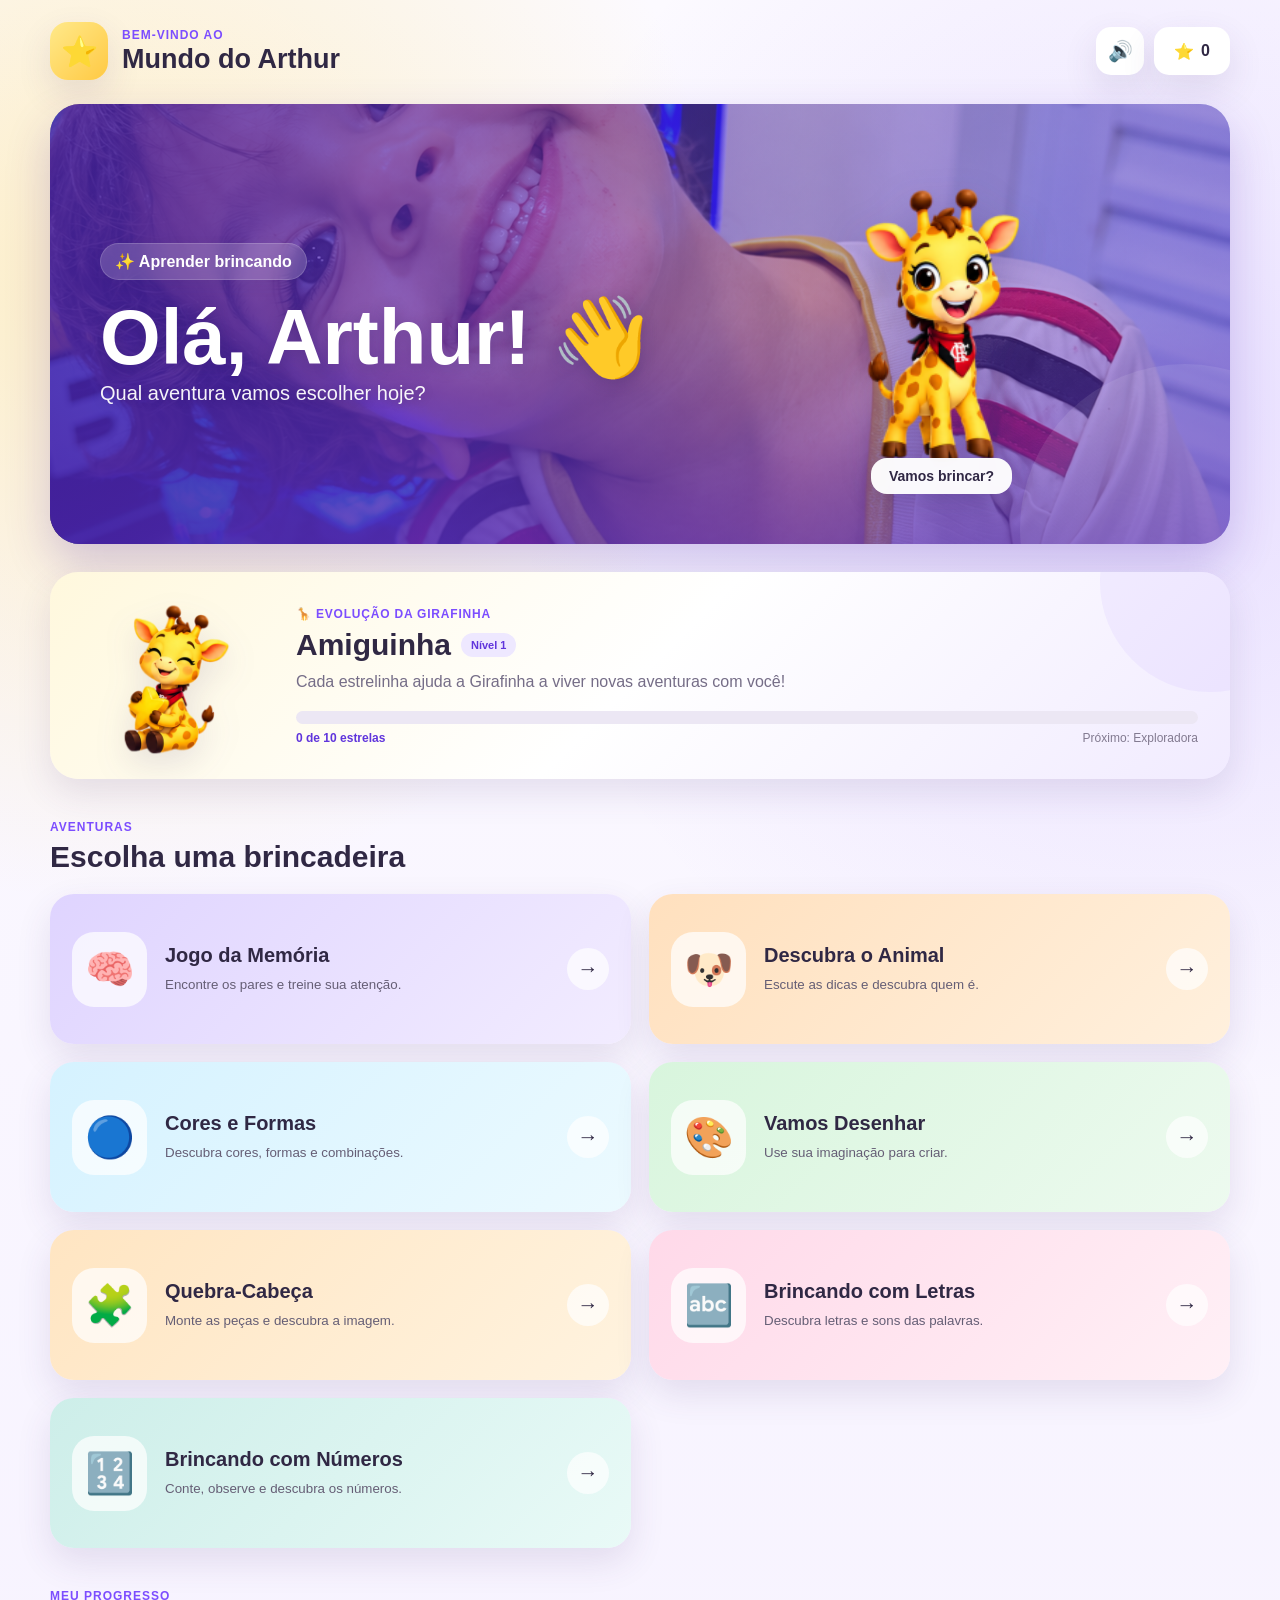
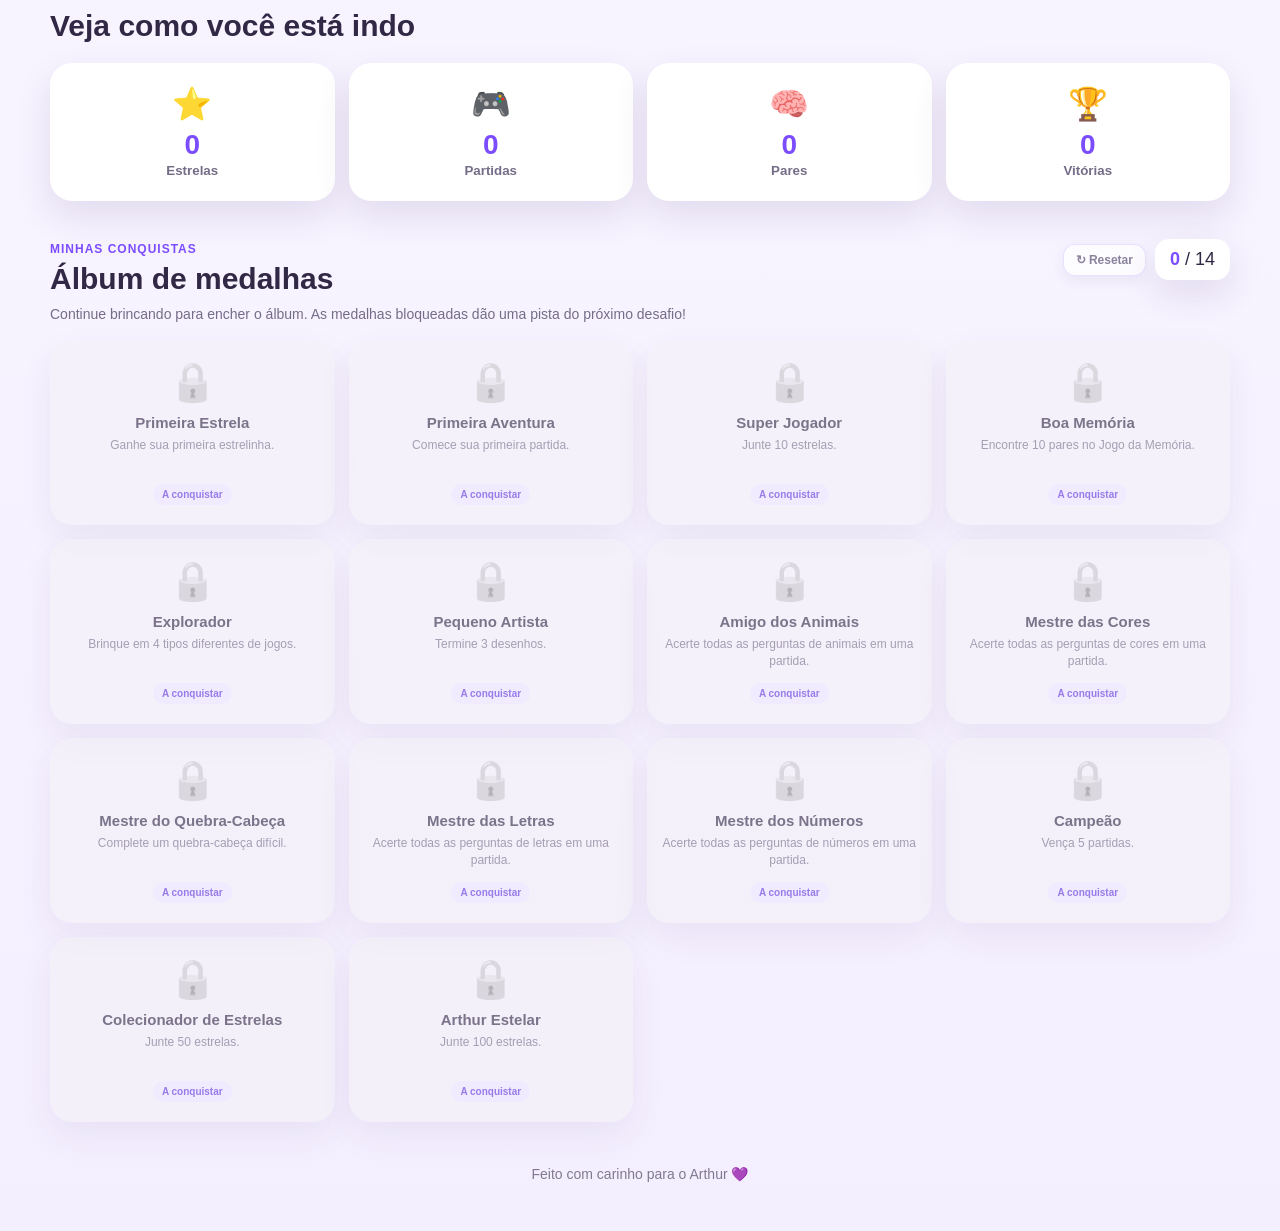
<file: index.html>
<!DOCTYPE html>
<html lang="pt-BR">

<head>
  <meta charset="UTF-8">

  <meta
    name="viewport"
    content="width=device-width,initial-scale=1.0"
  >

  <meta
    name="theme-color"
    content="#7c4dff"
  >

  <title>Mundo do Arthur</title>

  <link
    rel="stylesheet"
    href="css/style.css"
  >
</head>

<body>

<div class="app">

  <!-- =====================================================
       CABEÇALHO
  ====================================================== -->

  <header class="topbar">

    <div class="logo-area">

      <div class="logo-icon">
        ⭐
      </div>

      <div>
        <span class="logo-subtitle">
          Bem-vindo ao
        </span>

        <h1>
          Mundo do Arthur
        </h1>
      </div>

    </div>


    <div class="header-actions">

      <button
        id="soundButton"
        class="sound-button"
        aria-label="Ativar ou desativar sons"
      >
        🔊
      </button>

      <div class="stars">
        <span>⭐</span>

        <strong id="starCount">
          0
        </strong>
      </div>

    </div>

  </header>


  <main>

    <!-- ===================================================
         HERO
         Foto do Arthur ao fundo + Girafinha animada
    ==================================================== -->

    <section class="hero">

      <div class="hero-content">

        <span class="hero-label">
          ✨ Aprender brincando
        </span>

        <h2>
          Olá, Arthur! 👋
        </h2>

        <p>
          Qual aventura vamos escolher hoje?
        </p>

      </div>


      <div class="hero-mascot">

        <img
          id="heroMascotImage"
          src="assets/mascote/girafinha_inicio.png"
          alt="Girafinha"
          class="hero-mascot-img"
        >

        <div
          id="heroMascotSpeech"
          class="speech-bubble"
        >
          Vamos brincar?
        </div>

      </div>

    </section>


    <!-- ===================================================
         EVOLUÇÃO DA GIRAFINHA
    ==================================================== -->

    <section class="level-section">

      <div class="level-card">

        <div class="level-mascot">

          <img
            id="levelMascotImage"
            src="assets/mascote/girafinha_recebendo.png"
            alt="Girafinha"
          >

        </div>


        <div class="level-info">

          <span class="level-eyebrow">
            🦒 Evolução da Girafinha
          </span>


          <div class="level-title-row">

            <h3 id="levelName">
              Amiguinha
            </h3>

            <span
              id="levelNumber"
              class="level-number"
            >
              Nível 1
            </span>

          </div>


          <p id="levelMessage">
            Cada estrelinha ajuda a Girafinha a viver novas aventuras com você!
          </p>


          <div class="level-progress-track">

            <div
              id="levelProgressBar"
              class="level-progress-bar"
            ></div>

          </div>


          <div class="level-progress-text">

            <strong id="levelProgressText">
              0 de 10 estrelas
            </strong>

            <span id="nextLevelText">
              Próximo: Exploradora
            </span>

          </div>

        </div>

      </div>

    </section>


    <!-- ===================================================
         JOGOS
    ==================================================== -->

    <section class="games-section">

      <div class="section-title">

        <span>
          Aventuras
        </span>

        <h3>
          Escolha uma brincadeira
        </h3>

      </div>


      <div class="games-grid">


        <!-- MEMÓRIA -->

        <button
          class="game-card memory"
          data-game="memoria"
        >

          <div class="game-icon">
            🧠
          </div>

          <div class="game-info">

            <h4>
              Jogo da Memória
            </h4>

            <p>
              Encontre os pares e treine sua atenção.
            </p>

          </div>

          <div class="game-arrow">
            →
          </div>

        </button>


        <!-- ANIMAIS -->

        <button
          class="game-card animals"
          data-game="animais"
        >

          <div class="game-icon">
            🐶
          </div>

          <div class="game-info">

            <h4>
              Descubra o Animal
            </h4>

            <p>
              Escute as dicas e descubra quem é.
            </p>

          </div>

          <div class="game-arrow">
            →
          </div>

        </button>


        <!-- CORES -->

        <button
          class="game-card colors"
          data-game="cores"
        >

          <div class="game-icon">
            🔵
          </div>

          <div class="game-info">

            <h4>
              Cores e Formas
            </h4>

            <p>
              Descubra cores, formas e combinações.
            </p>

          </div>

          <div class="game-arrow">
            →
          </div>

        </button>


        <!-- DESENHO -->

        <button
          class="game-card drawing"
          data-game="desenho"
        >

          <div class="game-icon">
            🎨
          </div>

          <div class="game-info">

            <h4>
              Vamos Desenhar
            </h4>

            <p>
              Use sua imaginação para criar.
            </p>

          </div>

          <div class="game-arrow">
            →
          </div>

        </button>


        <!-- QUEBRA-CABEÇA -->

        <button
          class="game-card puzzle"
          data-game="quebracabeca"
        >

          <div class="game-icon">
            🧩
          </div>

          <div class="game-info">

            <h4>
              Quebra-Cabeça
            </h4>

            <p>
              Monte as peças e descubra a imagem.
            </p>

          </div>

          <div class="game-arrow">
            →
          </div>

        </button>


        <!-- LETRAS -->

        <button
          class="game-card letters"
          data-game="letras"
        >

          <div class="game-icon">
            🔤
          </div>

          <div class="game-info">

            <h4>
              Brincando com Letras
            </h4>

            <p>
              Descubra letras e sons das palavras.
            </p>

          </div>

          <div class="game-arrow">
            →
          </div>

        </button>


        <!-- NÚMEROS -->

        <button
          class="game-card numbers"
          data-game="numeros"
        >

          <div class="game-icon">
            🔢
          </div>

          <div class="game-info">

            <h4>
              Brincando com Números
            </h4>

            <p>
              Conte, observe e descubra os números.
            </p>

          </div>

          <div class="game-arrow">
            →
          </div>

        </button>

      </div>

    </section>


    <!-- ===================================================
         PROGRESSO
    ==================================================== -->

    <section class="progress-section">

      <div class="section-title">

        <span>
          Meu progresso
        </span>

        <h3>
          Veja como você está indo
        </h3>

      </div>


      <div class="progress-grid">

        <div class="progress-card">

          <span>
            ⭐
          </span>

          <strong id="progressStars">
            0
          </strong>

          <small>
            Estrelas
          </small>

        </div>


        <div class="progress-card">

          <span>
            🎮
          </span>

          <strong id="progressGames">
            0
          </strong>

          <small>
            Partidas
          </small>

        </div>


        <div class="progress-card">

          <span>
            🧠
          </span>

          <strong id="progressPairs">
            0
          </strong>

          <small>
            Pares
          </small>

        </div>


        <div class="progress-card">

          <span>
            🏆
          </span>

          <strong id="progressWins">
            0
          </strong>

          <small>
            Vitórias
          </small>

        </div>

      </div>

    </section>


    <!-- ===================================================
         CONQUISTAS
    ==================================================== -->

    <section class="achievements-section">

      <div class="section-title achievements-heading">

        <div>

          <span>
            Minhas conquistas
          </span>

          <h3>
            Álbum de medalhas
          </h3>

        </div>


        <div class="achievement-heading-actions">

          <button
            id="resetAchievementsButton"
            class="reset-achievements-button"
            type="button"
            aria-label="Resetar álbum de conquistas"
            title="Resetar álbum de conquistas"
          >
            ↻ Resetar
          </button>


          <div class="achievement-counter">

            <strong id="achievementCount">
              0
            </strong>

            /

            <span id="achievementTotal">
              0
            </span>

          </div>

        </div>

      </div>


      <p class="achievements-intro">
        Continue brincando para encher o álbum.
        As medalhas bloqueadas dão uma pista do próximo desafio!
      </p>


      <div
        id="achievementGrid"
        class="achievement-grid"
      ></div>

    </section>

  </main>


  <!-- =====================================================
       RODAPÉ
  ====================================================== -->

  <footer>

    <p>
      Feito com carinho para o Arthur 💜
    </p>

  </footer>

</div>


<!-- =======================================================
     TOAST
======================================================== -->

<div
  id="toast"
  class="toast"
></div>


<!-- =======================================================
     MODAL DE CONQUISTA
======================================================== -->

<div
  id="achievementModal"
  class="achievement-modal"
  aria-hidden="true"
>

  <div
    class="achievement-modal-card"
    role="dialog"
    aria-modal="true"
    aria-labelledby="achievementModalTitle"
  >

    <div
      id="achievementCelebration"
      class="achievement-celebration"
    ></div>


    <img
      src="assets/mascote/girafinha_conquista.png"
      alt="Girafinha comemorando uma conquista"
      class="achievement-mascot"
    >


    <span class="achievement-modal-kicker">
      ✨ Uau, Arthur! ✨
    </span>


    <h3 id="achievementModalTitle">
      Nova conquista!
    </h3>


    <div
      id="achievementModalIcon"
      class="achievement-modal-icon"
    >
      🏅
    </div>


    <h4 id="achievementModalName">
      Primeira Estrela
    </h4>


    <p id="achievementModalDescription">
      Você ganhou uma nova medalha!
    </p>


    <button
      id="achievementModalButton"
      class="achievement-modal-button"
      type="button"
    >
      Que legal! ⭐
    </button>

  </div>

</div>


<!-- =======================================================
     MODAL PARA RESETAR AS CONQUISTAS
======================================================== -->

<div
  id="resetAchievementsModal"
  class="reset-achievements-modal"
  aria-hidden="true"
>

  <div
    class="reset-achievements-card"
    role="dialog"
    aria-modal="true"
    aria-labelledby="resetAchievementsTitle"
  >

    <img
      src="assets/mascote/girafinha_pensativa.png"
      alt="Girafinha pensativa"
      class="reset-achievements-mascot"
    >


    <span class="reset-achievements-kicker">
      🏅 Álbum de medalhas
    </span>


    <h3 id="resetAchievementsTitle">
      Começar o álbum de novo?
    </h3>


    <p>
      As medalhas conquistadas serão guardadas e o álbum começará
      novamente do zero.
    </p>


    <div class="reset-achievements-warning">

      <span>
        ⭐
      </span>

      <div>
        <strong>
          Fique tranquilo!
        </strong>

        <small>
          Suas estrelas, nível da Girafinha, partidas e progresso
          nos jogos não serão apagados.
        </small>
      </div>

    </div>


    <div class="reset-achievements-actions">

      <button
        id="cancelResetAchievementsButton"
        class="reset-cancel-button"
        type="button"
      >
        Cancelar
      </button>


      <button
        id="confirmResetAchievementsButton"
        class="reset-confirm-button"
        type="button"
      >
        ↻ Sim, começar de novo
      </button>

    </div>

  </div>

</div>


<script src="js/app.js"></script>

</body>
</html>
</file>
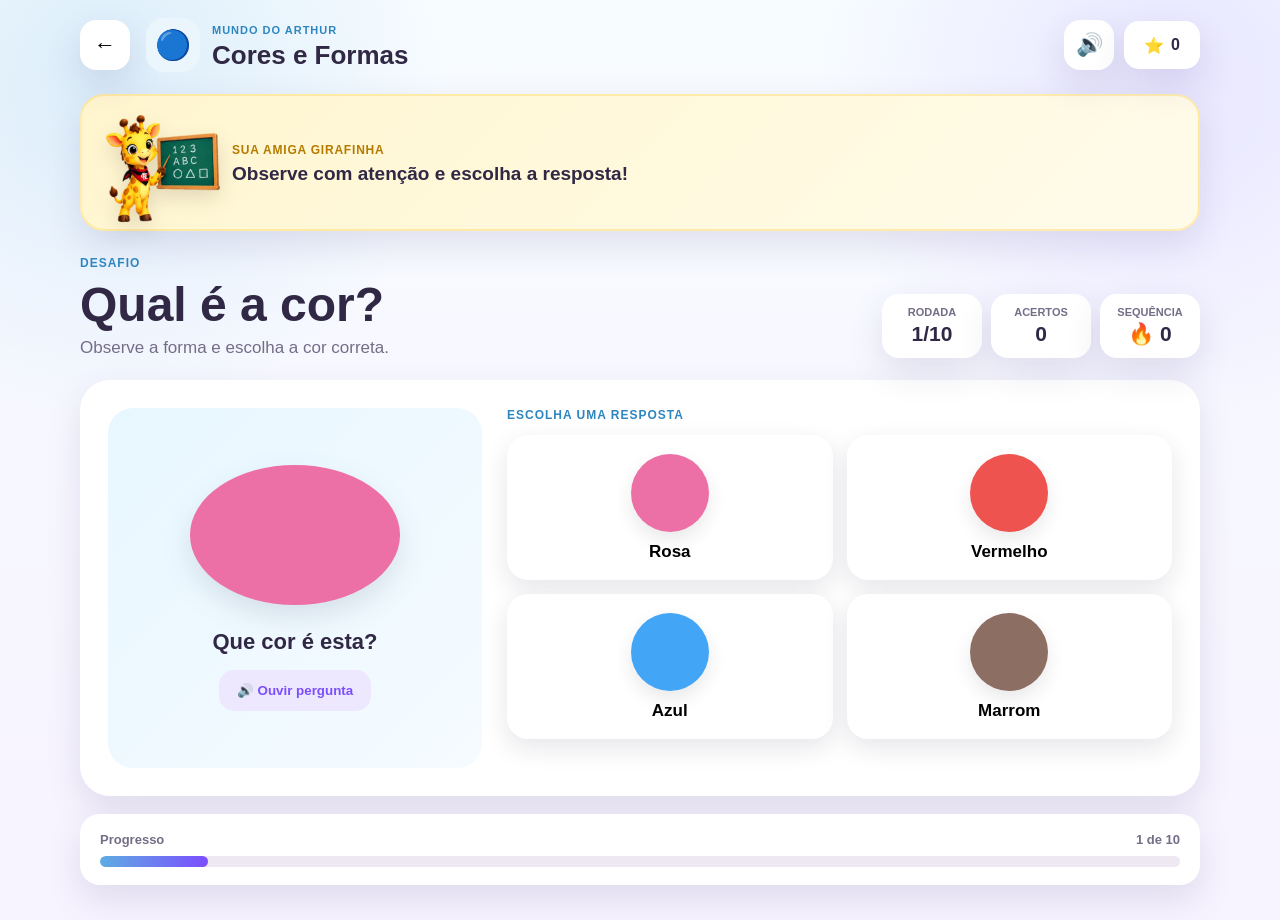
<file: cores.html>
<!DOCTYPE html>
<html lang="pt-BR">
<head>
  <meta charset="UTF-8">
  <meta name="viewport" content="width=device-width,initial-scale=1.0">
  <meta name="theme-color" content="#5dade2">
  <title>Cores e Formas | Mundo do Arthur</title>
  <link rel="stylesheet" href="css/cores.css">
</head>
<body>
<div class="colors-app">
  <header class="colors-header">
    <button class="back-button" onclick="window.location.href='index.html'" aria-label="Voltar">←</button>
    <div class="colors-title"><span>🔵</span><div><small>Mundo do Arthur</small><h1>Cores e Formas</h1></div></div>
    <div class="header-actions"><button id="soundButton" class="sound-button">🔊</button><div class="colors-stars">⭐ <strong id="starCount">0</strong></div></div>
  </header>

  <main>
    <section class="mascot-section">
      <div class="mascot-box">
        <div class="mascot-image-box"><img id="mascotImage" src="assets/mascote/girafinha_ensinando.png" alt="Girafinha" class="mascot-image"></div>
        <div class="mascot-message"><span class="mascot-name">Sua amiga Girafinha</span><p id="mascotText">Vamos brincar com cores e formas?</p></div>
      </div>
    </section>

    <section class="game-info">
      <div><span class="label">Desafio</span><h2 id="questionTitle">Qual é a cor?</h2><p id="questionSubtitle">Observe e escolha a resposta correta.</p></div>
      <div class="status-grid">
        <div class="status-card"><span>Rodada</span><strong><span id="roundNumber">1</span>/10</strong></div>
        <div class="status-card"><span>Acertos</span><strong id="score">0</strong></div>
        <div class="status-card"><span>Sequência</span><strong>🔥 <span id="streak">0</span></strong></div>
      </div>
    </section>

    <section class="challenge-card">
      <div class="challenge-display">
        <div id="mainShape" class="main-shape circle"></div>
        <div id="challengeText" class="challenge-text">Que cor é esta?</div>
        <button id="listenButton" class="listen-button">🔊 Ouvir pergunta</button>
      </div>

      <div class="answers-area">
        <span class="answers-label">Escolha uma resposta</span>
        <div id="answerGrid" class="answer-grid"></div>
      </div>
    </section>

    <section id="feedbackArea" class="feedback-area">
      <div class="feedback-content">
        <img id="feedbackMascot" src="assets/mascote/girafinha_feliz.png" alt="Girafinha" class="feedback-mascot">
        <div><span id="feedbackLabel">Muito bem!</span><p id="feedbackText"></p></div>
      </div>
      <button id="nextButton" class="next-button">Próxima rodada →</button>
    </section>

    <section class="progress-area">
      <div class="progress-label"><span>Progresso</span><strong id="progressText">1 de 10</strong></div>
      <div class="progress-track"><div id="progressBar" class="progress-bar"></div></div>
    </section>
  </main>
</div>

<div id="resultModal" class="result-modal">
  <div class="result-card">
    <img id="resultMascot" src="assets/mascote/girafinha_comemorando.png" alt="Girafinha" class="result-mascot">
    <span class="result-label">Fim da aventura!</span>
    <h2 id="resultTitle">Muito bem, Arthur!</h2>
    <p id="resultMessage"></p>
    <div class="final-score"><strong id="finalScore">0</strong><span>/10 acertos</span></div>
    <div class="reward-box">Você ganhou <strong id="rewardText">+3 ⭐</strong></div>
    <button id="playAgainButton" class="play-again-button">🔄 Jogar novamente</button>
    <button class="home-button" onclick="window.location.href='index.html'">Voltar ao início</button>
  </div>
</div>

<div id="confettiContainer" class="confetti-container"></div>

<script src="js/cores.js"></script>
</body>
</html>
</file>
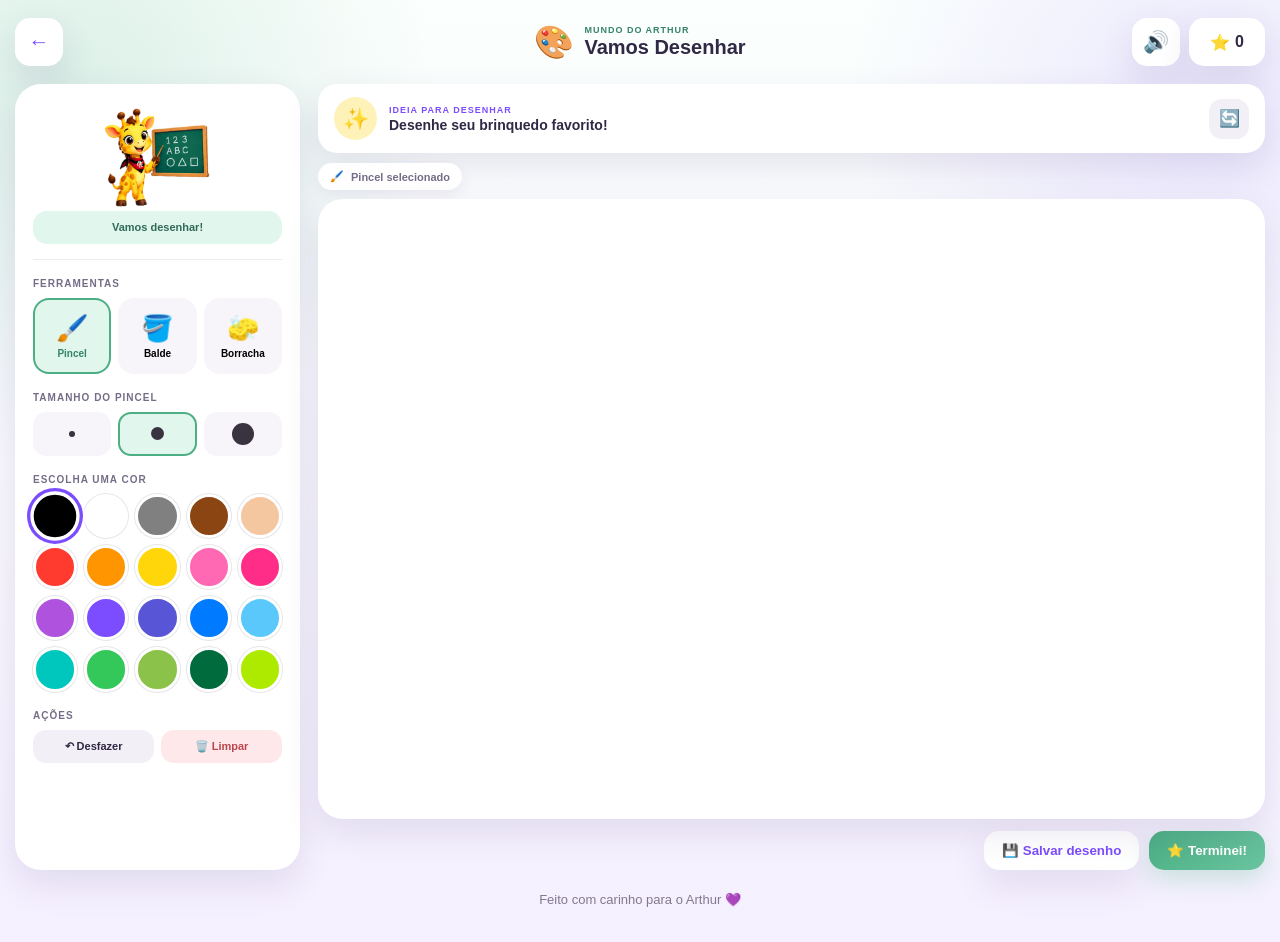
<file: desenho.html>
<!DOCTYPE html>
<html lang="pt-BR">

<head>

<meta charset="UTF-8">

<meta
name="viewport"
content="width=device-width,initial-scale=1.0"
>

<meta
name="theme-color"
content="#4caf83"
>

<title>
Vamos Desenhar | Mundo do Arthur
</title>

<link
rel="stylesheet"
href="css/desenho.css"
>

</head>


<body>


<div class="drawing-app">


<header class="topbar">

<button
id="backButton"
class="back-button"
aria-label="Voltar"
>
←
</button>


<div class="game-title">

<div class="title-icon">
🎨
</div>

<div>

<small>
Mundo do Arthur
</small>

<h1>
Vamos Desenhar
</h1>

</div>

</div>


<div class="header-actions">

<button
id="soundButton"
class="sound-button"
aria-label="Ativar ou desativar sons"
>
🔊
</button>

<div class="stars">
⭐ <strong id="starCount">0</strong>
</div>

</div>

</header>



<main>


<section class="drawing-layout">


<!-- =========================================================
     FERRAMENTAS
========================================================= -->

<aside class="tools-panel">


<div class="mascot-box">

<img
src="assets/mascote/girafinha_ensinando.png"
alt="Girafinha"
id="mascotImage"
>

<div
id="mascotSpeech"
class="mascot-speech"
>
Vamos criar uma obra de arte?
</div>

</div>



<div class="tool-group">

<span class="tool-title">
Ferramentas
</span>


<div class="tool-buttons">


<button
class="tool-button active"
data-tool="brush"
title="Pincel"
>
<span>🖌️</span>
<small>Pincel</small>
</button>


<button
class="tool-button"
data-tool="bucket"
title="Balde de tinta"
>
<span>🪣</span>
<small>Balde</small>
</button>


<button
class="tool-button"
data-tool="eraser"
title="Borracha"
>
<span>🧽</span>
<small>Borracha</small>
</button>


</div>

</div>



<div
id="sizeGroup"
class="tool-group"
>

<span class="tool-title">
Tamanho do pincel
</span>


<div class="size-buttons">


<button
class="size-button"
data-size="5"
>
<span class="size-dot small"></span>
</button>


<button
class="size-button active"
data-size="12"
>
<span class="size-dot medium"></span>
</button>


<button
class="size-button"
data-size="24"
>
<span class="size-dot large"></span>
</button>


</div>

</div>



<div class="tool-group">

<span class="tool-title">
Escolha uma cor
</span>


<div
id="colorPalette"
class="color-palette"
></div>

</div>



<div class="tool-group">

<span class="tool-title">
Ações
</span>


<div class="action-buttons">

<button
id="undoButton"
class="action-button"
>
↶ Desfazer
</button>


<button
id="clearButton"
class="action-button danger"
>
🗑️ Limpar
</button>

</div>

</div>


</aside>



<!-- =========================================================
     ÁREA DO DESENHO
========================================================= -->

<section class="canvas-section">


<div class="mission-card">

<div class="mission-icon">
✨
</div>

<div>

<small>
Ideia para desenhar
</small>

<strong id="missionText">
Desenhe algo que deixa você feliz!
</strong>

</div>

<button
id="newMissionButton"
title="Nova ideia"
>
🔄
</button>

</div>



<div
id="toolStatus"
class="tool-status"
>

<span id="toolStatusIcon">
🖌️
</span>

<span id="toolStatusText">
Pincel selecionado
</span>

</div>



<div
id="canvasContainer"
class="canvas-container"
>

<canvas
id="drawingCanvas"
></canvas>

</div>



<div class="bottom-actions">


<button
id="saveButton"
class="save-button"
>
💾 Salvar desenho
</button>


<button
id="finishButton"
class="finish-button"
>
⭐ Terminei!
</button>


</div>


</section>


</section>


</main>


<footer>
Feito com carinho para o Arthur 💜
</footer>


</div>



<!-- =========================================================
     MODAL DE CONCLUSÃO
========================================================= -->

<div
id="finishModal"
class="finish-modal"
aria-hidden="true"
>


<div class="finish-card">


<img
src="assets/mascote/girafinha_conquista.png"
alt="Girafinha comemorando"
>


<span>
✨ Obra de arte concluída! ✨
</span>


<h2>
Que desenho incrível, Arthur!
</h2>


<p>
Sua imaginação deixou o Mundo do Arthur ainda mais bonito.
</p>


<div class="reward">
⭐ +3 estrelas
</div>


<div class="finish-actions">


<button
id="drawAgainButton"
class="secondary-button"
>
Desenhar de novo
</button>


<button
id="finishHomeButton"
class="primary-button"
>
Voltar ao início
</button>


</div>


</div>


</div>



<!-- =========================================================
     CONFIRMAÇÃO LIMPAR
========================================================= -->

<div
id="clearModal"
class="confirm-modal"
aria-hidden="true"
>


<div class="confirm-card">

<div class="confirm-icon">
🗑️
</div>

<h3>
Limpar o desenho?
</h3>

<p>
Tudo que está na folha será apagado.
</p>


<div>

<button
id="cancelClearButton"
class="secondary-button"
>
Cancelar
</button>

<button
id="confirmClearButton"
class="danger-button"
>
Limpar
</button>

</div>

</div>

</div>



<div
id="toast"
class="toast"
></div>


<script src="js/desenho.js"></script>

</body>

</html>
</file>
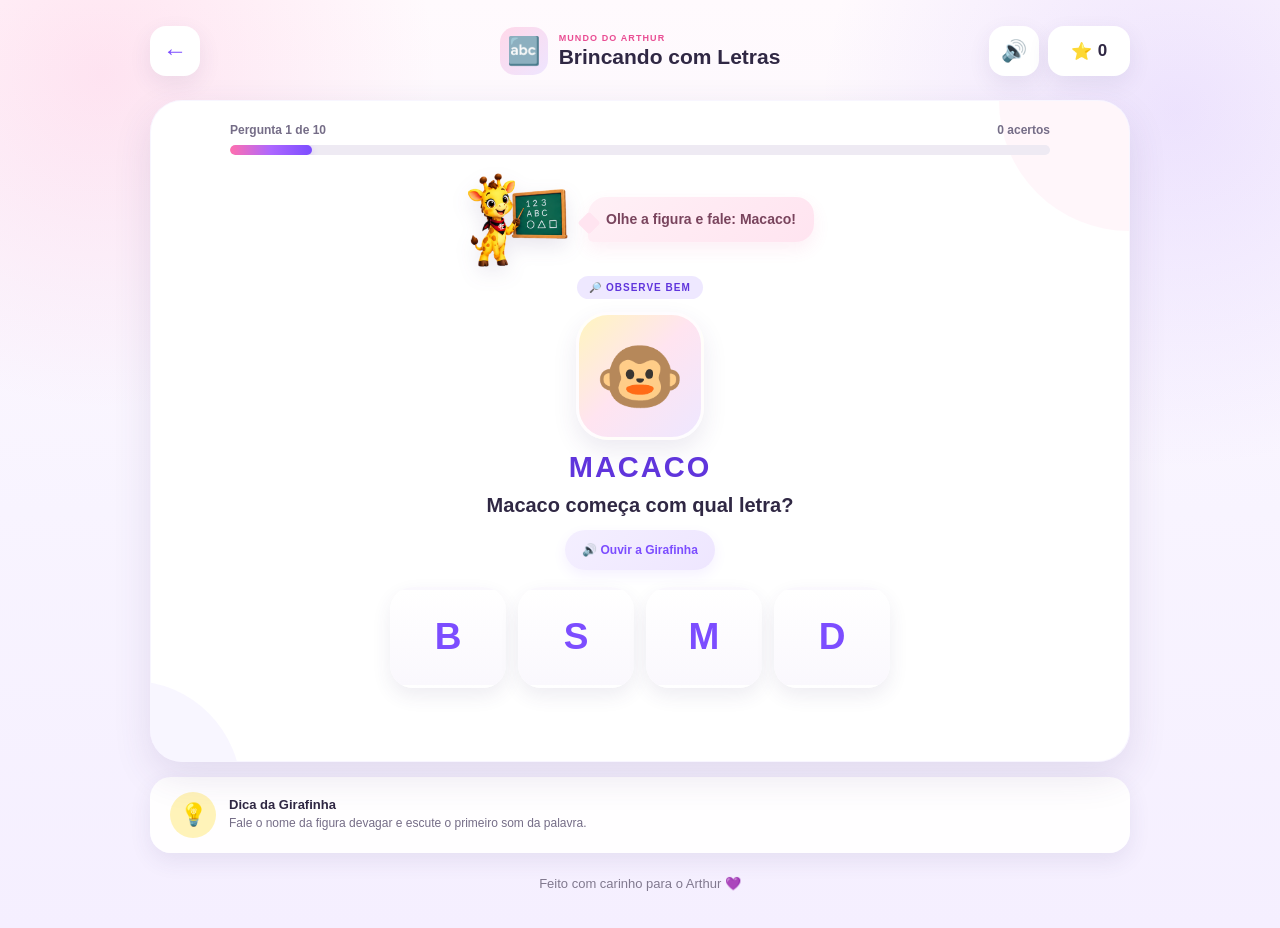
<file: letras.html>
<!DOCTYPE html>
<html lang="pt-BR">

<head>
<meta charset="UTF-8">
<meta name="viewport" content="width=device-width,initial-scale=1.0">
<meta name="theme-color" content="#ff6fae">

<title>Brincando com Letras | Mundo do Arthur</title>

<link rel="stylesheet" href="css/letras.css">
</head>

<body>

<div class="game-app">

<header class="topbar">

<button
id="backButton"
class="back-button"
aria-label="Voltar"
>
←
</button>

<div class="game-title">

<div class="game-title-icon">
🔤
</div>

<div>
<small>Mundo do Arthur</small>
<h1>Brincando com Letras</h1>
</div>

</div>

<div class="header-actions">

<button
id="soundButton"
class="sound-button"
aria-label="Ativar ou desativar sons"
>
🔊
</button>

<div class="stars">
⭐ <strong id="starCount">0</strong>
</div>

</div>

</header>


<main>

<section class="game-card">

<div class="progress-area">

<div class="progress-info">
<span id="roundText">Pergunta 1 de 10</span>
<span id="scoreText">0 acertos</span>
</div>

<div class="progress-track">
<div id="progressBar" class="progress-bar"></div>
</div>

</div>


<div class="mascot-area">

<img
id="mascotImage"
src="assets/mascote/girafinha_ensinando.png"
alt="Girafinha"
class="mascot"
>

<div
id="mascotSpeech"
class="speech-bubble"
>
Vamos descobrir com qual letra começa?
</div>

</div>


<section
id="questionArea"
class="question-area"
>

<span class="question-label">
🔎 Observe bem
</span>

<div
id="objectPicture"
class="object-picture"
>
🐘
</div>

<h2
id="objectName"
class="object-name"
>
ELEFANTE
</h2>

<p
id="questionText"
class="question-text"
>
Elefante começa com qual letra?
</p>


<button
id="listenButton"
class="listen-button"
>
🔊 Ouvir a Girafinha
</button>


<div
id="answers"
class="answers"
></div>

</section>


<div
id="feedback"
class="feedback"
aria-live="polite"
></div>


<button
id="nextButton"
class="next-button hidden"
>
Próxima pergunta →
</button>

</section>


<section class="tip-card">

<div class="tip-icon">
💡
</div>

<div>
<strong>Dica da Girafinha</strong>
<p>
Fale o nome da figura devagar e escute o primeiro som da palavra.
</p>
</div>

</section>

</main>


<footer>
Feito com carinho para o Arthur 💜
</footer>

</div>


<!-- RESULTADO -->

<div
id="resultModal"
class="result-modal"
aria-hidden="true"
>

<div class="result-card">

<img
id="resultMascot"
src="assets/mascote/girafinha_comemorando.png"
alt="Girafinha comemorando"
>

<span class="result-kicker">
✨ Muito bem, Arthur! ✨
</span>

<h2 id="resultTitle">
Você terminou!
</h2>

<div class="result-score">

<strong id="finalScore">
0
</strong>

<span>
de 10
</span>

</div>

<p id="resultMessage">
Você mandou muito bem!
</p>

<div class="result-reward">
⭐ Você ganhou
<strong id="rewardStars">0</strong>
estrelas!
</div>

<div class="result-actions">

<button
id="playAgainButton"
class="secondary-button"
>
Jogar de novo
</button>

<button
id="homeButton"
class="primary-button"
>
Voltar ao início
</button>

</div>

</div>

</div>


<script src="js/letras.js"></script>

</body>
</html>
</file>
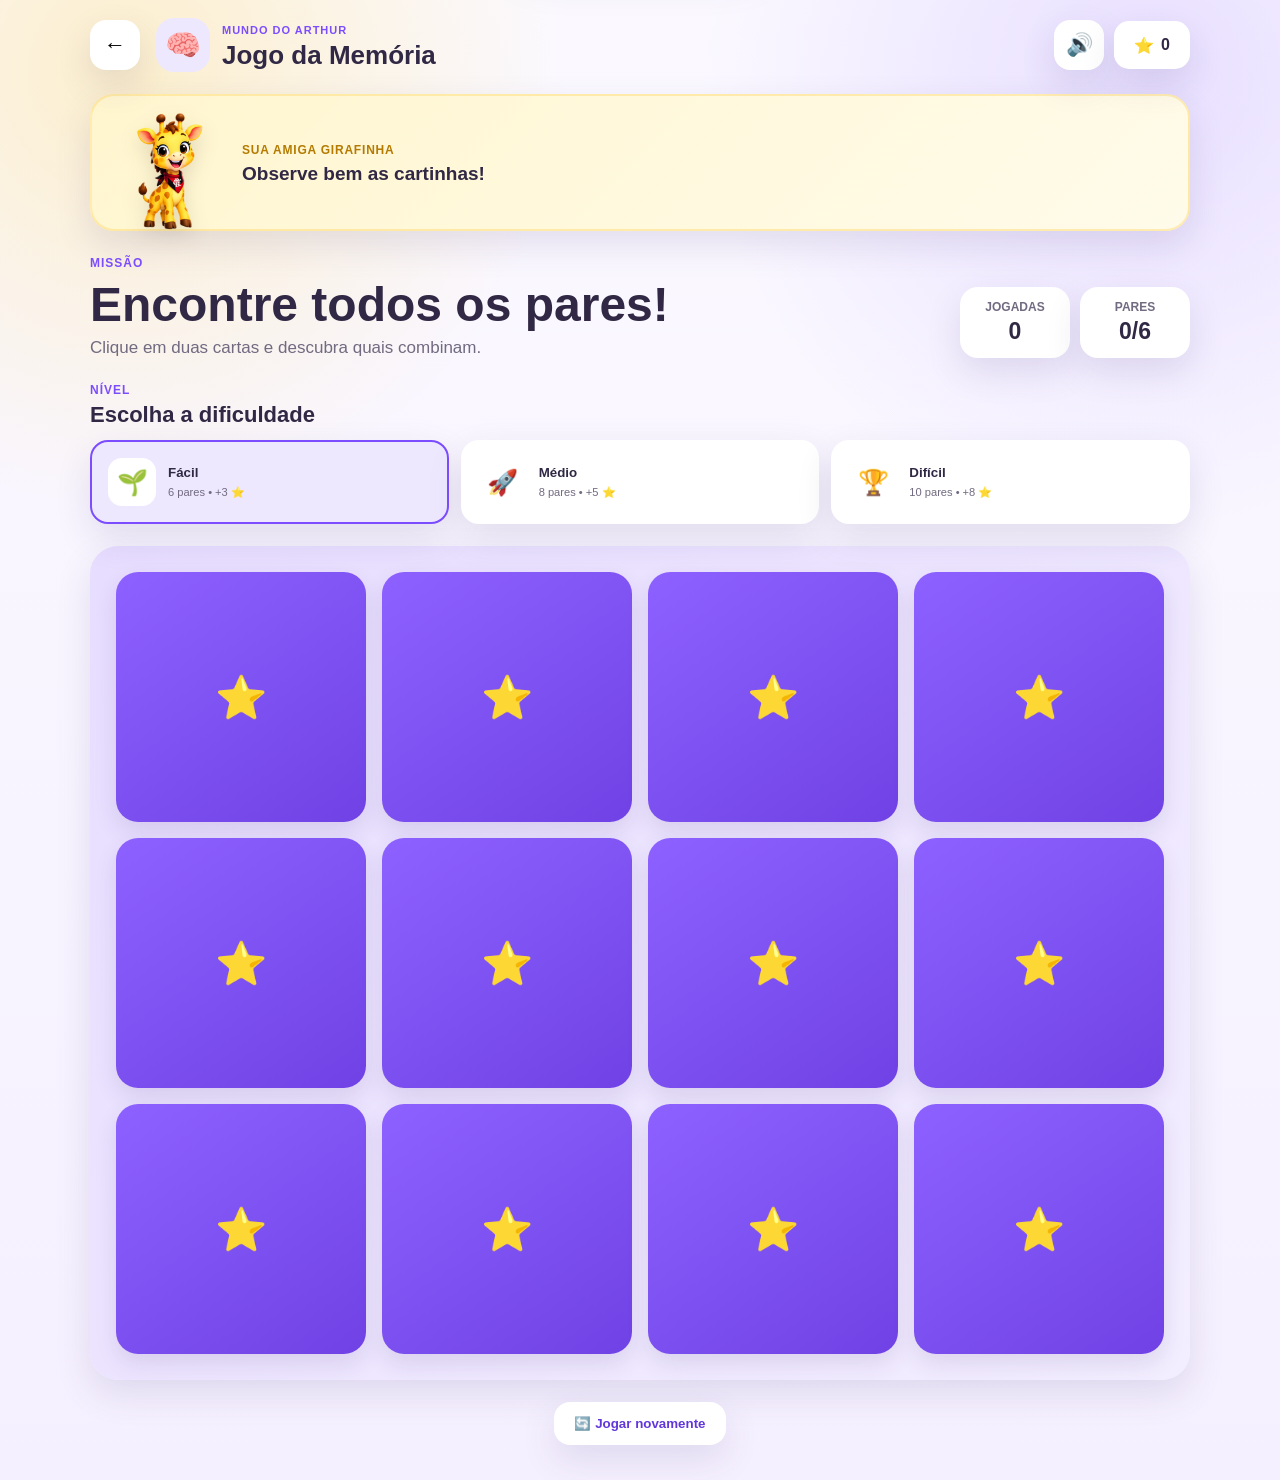
<file: memoria.html>
<!DOCTYPE html>
<html lang="pt-BR">
<head>
  <meta charset="UTF-8">
  <meta name="viewport" content="width=device-width,initial-scale=1.0">
  <meta name="theme-color" content="#7c4dff">
  <title>Jogo da Memória | Mundo do Arthur</title>
  <link rel="stylesheet" href="css/memoria.css">
</head>
<body>
<div class="memory-app">
  <header class="memory-header">
    <button class="back-button" onclick="window.location.href='index.html'" aria-label="Voltar">←</button>
    <div class="memory-title"><span>🧠</span><div><small>Mundo do Arthur</small><h1>Jogo da Memória</h1></div></div>
    <div class="header-actions"><button id="soundButton" class="sound-button">🔊</button><div class="memory-stars">⭐ <strong id="starCount">0</strong></div></div>
  </header>

  <main>
    <section class="mascot-section">
      <div class="mascot-box">
        <div class="mascot-image-box"><img id="mascotImage" src="assets/mascote/girafinha_inicio.png" alt="Girafinha" class="mascot-image"></div>
        <div class="mascot-message"><span class="mascot-name">Sua amiga Girafinha</span><p id="mascotText">Vamos encontrar todos os pares?</p></div>
      </div>
    </section>

    <section class="memory-intro">
      <div><span class="label">Missão</span><h2>Encontre todos os pares!</h2><p>Clique em duas cartas e descubra quais combinam.</p></div>
      <div class="memory-status"><div class="status-card"><span>Jogadas</span><strong id="moves">0</strong></div><div class="status-card"><span>Pares</span><strong><span id="pairsFound">0</span>/<span id="pairsTotal">6</span></strong></div></div>
    </section>

    <section class="difficulty-section">
      <div class="difficulty-title"><span>Nível</span><h3>Escolha a dificuldade</h3></div>
      <div class="difficulty-buttons">
        <button class="difficulty-button active" data-level="easy"><span class="difficulty-icon">🌱</span><span class="difficulty-text"><strong>Fácil</strong><small>6 pares • +3 ⭐</small></span></button>
        <button class="difficulty-button" data-level="medium"><span class="difficulty-icon">🚀</span><span class="difficulty-text"><strong>Médio</strong><small>8 pares • +5 ⭐</small></span></button>
        <button class="difficulty-button" data-level="hard"><span class="difficulty-icon">🏆</span><span class="difficulty-text"><strong>Difícil</strong><small>10 pares • +8 ⭐</small></span></button>
      </div>
    </section>

    <section class="game-area"><div id="memoryBoard" class="memory-board"></div></section>
    <section class="memory-actions"><button id="restartButton" class="restart-button">🔄 Jogar novamente</button></section>
  </main>
</div>

<div id="victoryModal" class="victory-modal">
  <div class="victory-card">
    <img src="assets/mascote/girafinha_comemorando.png" alt="Girafinha comemorando" class="victory-mascot-img">
    <div class="victory-icon">🏆</div>
    <h2>Muito bem, Arthur!</h2>
    <p>Você encontrou todos os pares!</p>
    <div class="victory-stars">⭐ ⭐ ⭐</div>
    <p class="victory-info">Você ganhou <strong id="victoryReward">+3 estrelinhas</strong></p>
    <button id="playAgainButton" class="play-again-button">Jogar de novo</button>
    <button class="home-button" onclick="window.location.href='index.html'">Voltar ao início</button>
  </div>
</div>

<div id="achievementToast" class="achievement-toast">
  <img src="assets/mascote/girafinha_conquista.png" alt="Girafinha com conquista" class="achievement-mascot">
  <div><small>Nova conquista!</small><strong id="achievementToastName"></strong></div>
</div>

<div id="confettiContainer" class="confetti-container"></div>
<script src="js/memoria.js"></script>
</body>
</html>
</file>
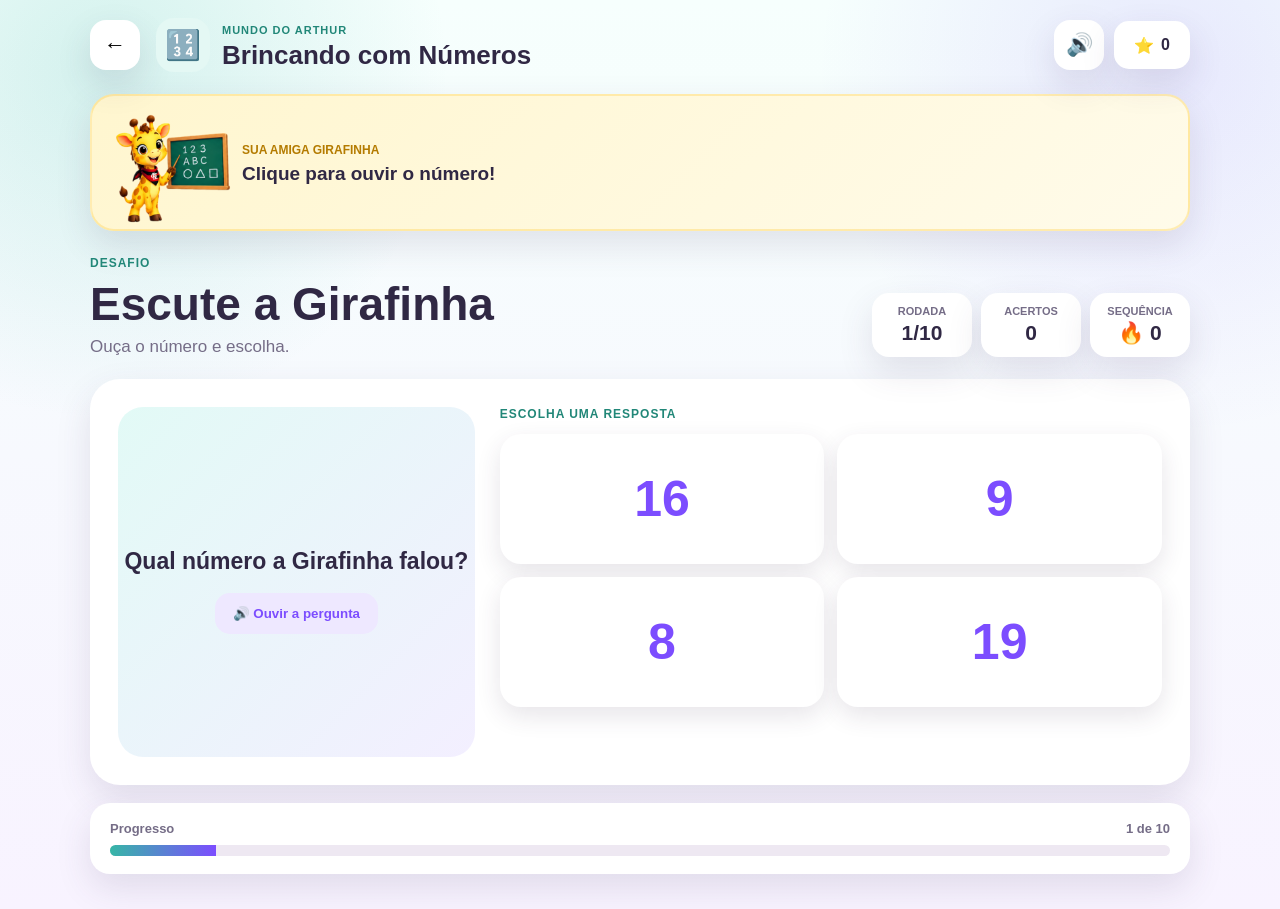
<file: numeros.html>
<!DOCTYPE html>
<html lang="pt-BR">
<head>
<meta charset="UTF-8">
<meta name="viewport" content="width=device-width,initial-scale=1.0">
<meta name="theme-color" content="#36b6a6">
<title>Números | Mundo do Arthur</title>
<link rel="stylesheet" href="css/numeros.css">
</head>
<body>

<div class="numbers-app">

<header class="numbers-header">
<button class="back-button" onclick="window.location.href='index.html'" aria-label="Voltar">←</button>

<div class="numbers-title">
<span>🔢</span>
<div><small>Mundo do Arthur</small><h1>Brincando com Números</h1></div>
</div>

<div class="header-actions">
<button id="soundButton" class="sound-button">🔊</button>
<div class="numbers-stars">⭐ <strong id="starCount">0</strong></div>
</div>
</header>

<main>

<section class="mascot-section">
<div class="mascot-box">
<div class="mascot-image-box"><img id="mascotImage" src="assets/mascote/girafinha_ensinando.png" alt="Girafinha" class="mascot-image"></div>
<div class="mascot-message"><span class="mascot-name">Sua amiga Girafinha</span><p id="mascotText">Vamos brincar com os números?</p></div>
</div>
</section>

<section class="game-info">
<div><span class="label">Desafio</span><h2 id="questionTitle">Qual é este número?</h2><p id="questionSubtitle">Observe e escolha a resposta correta.</p></div>

<div class="status-grid">
<div class="status-card"><span>Rodada</span><strong><span id="roundNumber">1</span>/10</strong></div>
<div class="status-card"><span>Acertos</span><strong id="score">0</strong></div>
<div class="status-card"><span>Sequência</span><strong>🔥 <span id="streak">0</span></strong></div>
</div>
</section>

<section class="challenge-card">

<div class="challenge-area">
<div id="mainNumber" class="main-number">5</div>
<div id="objectsArea" class="objects-area"></div>
<h3 id="challengeText">Que número é este?</h3>
<button id="listenButton" class="listen-button">🔊 Ouvir a pergunta</button>
</div>

<div class="answers-area">
<span class="answers-label">Escolha uma resposta</span>
<div id="answerGrid" class="answer-grid"></div>
</div>

</section>

<section id="feedbackArea" class="feedback-area">
<div class="feedback-content">
<img id="feedbackMascot" src="assets/mascote/girafinha_feliz.png" alt="Girafinha" class="feedback-mascot">
<div><span id="feedbackLabel">Muito bem!</span><p id="feedbackText"></p></div>
</div>
<button id="nextButton" class="next-button">Próxima rodada →</button>
</section>

<section class="progress-area">
<div class="progress-label"><span>Progresso</span><strong id="progressText">1 de 10</strong></div>
<div class="progress-track"><div id="progressBar" class="progress-bar"></div></div>
</section>

</main>
</div>

<div id="resultModal" class="result-modal">
<div class="result-card">
<img id="resultMascot" src="assets/mascote/girafinha_comemorando.png" alt="Girafinha" class="result-mascot">
<span class="result-label">Fim da aventura!</span>
<h2 id="resultTitle">Muito bem, Arthur!</h2>
<p id="resultMessage"></p>
<div class="final-score"><strong id="finalScore">0</strong><span>/10 acertos</span></div>
<div class="reward-box">Você ganhou <strong id="rewardText">+3 ⭐</strong></div>
<button id="playAgainButton" class="play-again-button">🔢 Jogar novamente</button>
<button class="home-button" onclick="window.location.href='index.html'">Voltar ao início</button>
</div>
</div>

<div id="confettiContainer" class="confetti-container"></div>

<script src="js/numeros.js"></script>
</body>
</html>
</file>
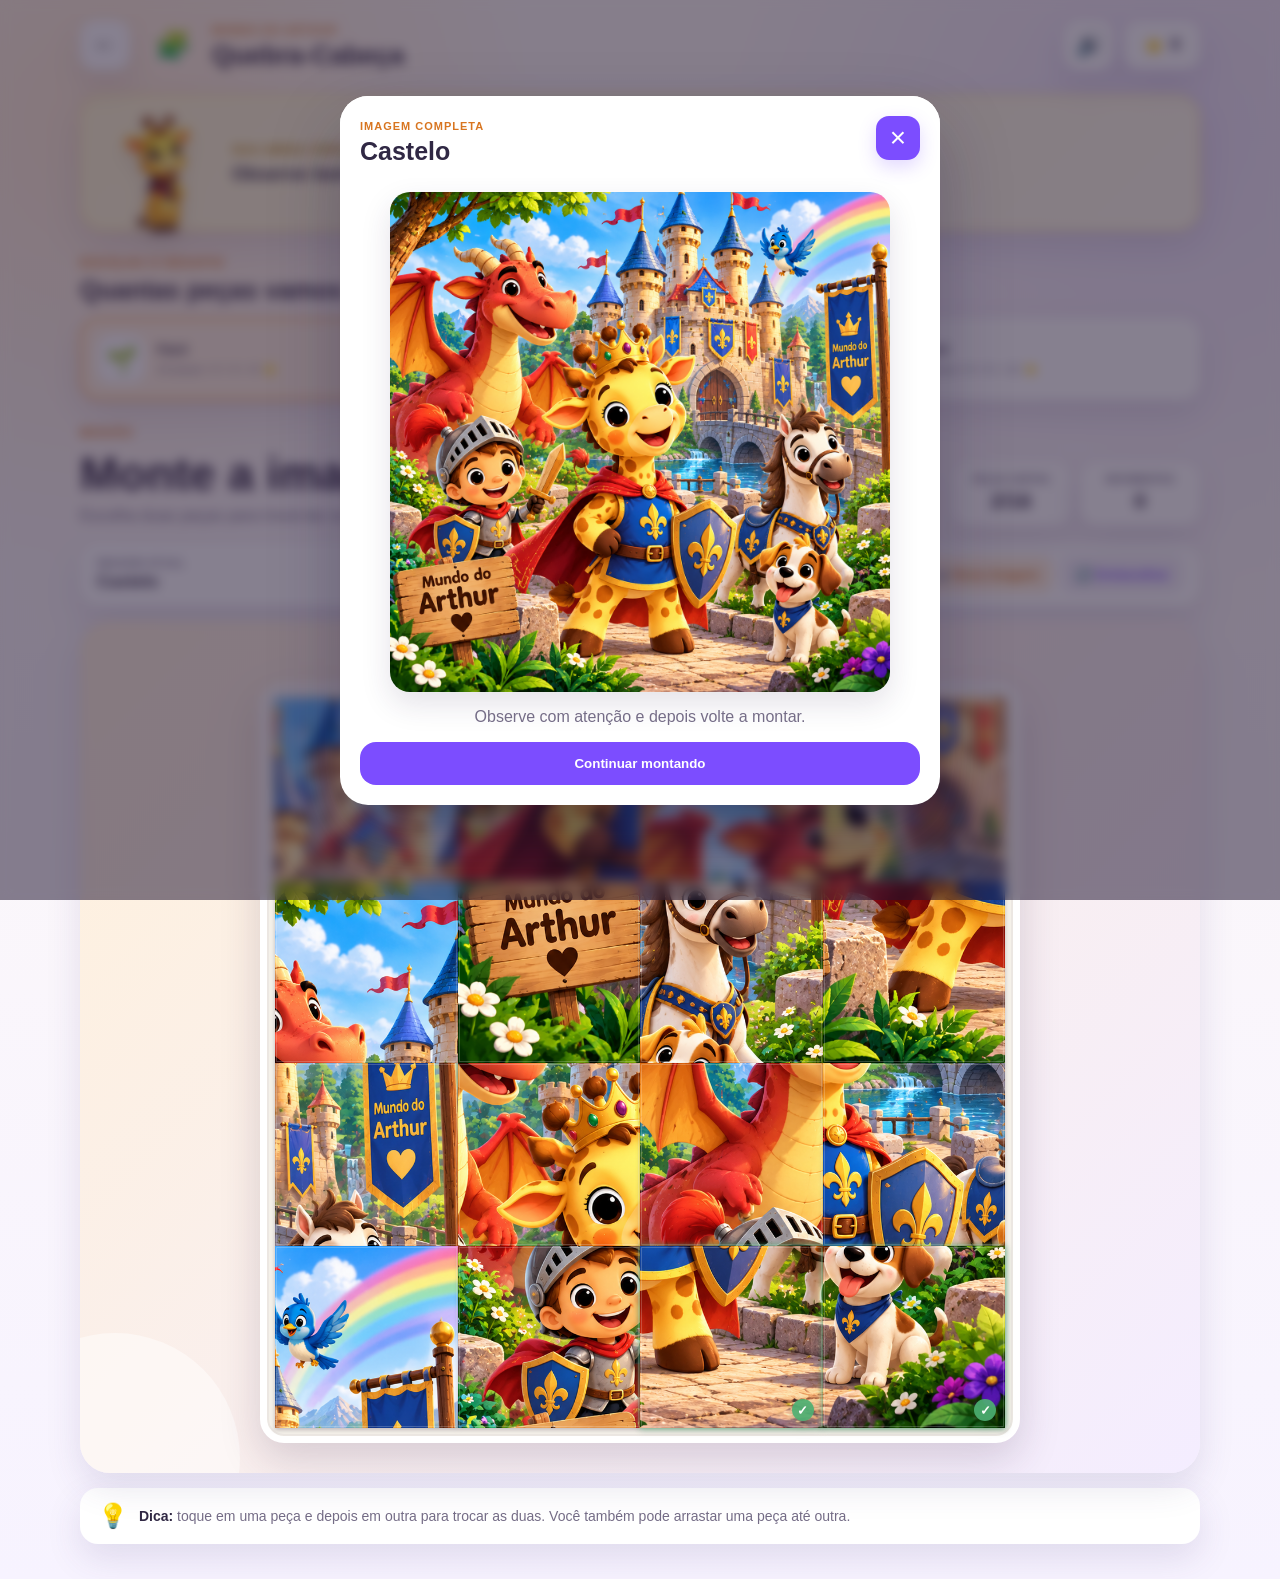
<file: quebracabeca.html>
<!DOCTYPE html>
<html lang="pt-BR">

<head>
  <meta charset="UTF-8">
  <meta name="viewport" content="width=device-width,initial-scale=1.0">
  <meta name="theme-color" content="#ffb347">

  <title>Quebra-Cabeça | Mundo do Arthur</title>

  <link rel="stylesheet" href="css/quebracabeca.css">
</head>

<body>

<div class="puzzle-app">

  <header class="puzzle-header">

    <button
      class="back-button"
      onclick="window.location.href='index.html'"
      aria-label="Voltar"
    >
      ←
    </button>

    <div class="puzzle-title">

      <span>🧩</span>

      <div>
        <small>Mundo do Arthur</small>
        <h1>Quebra-Cabeça</h1>
      </div>

    </div>

    <div class="header-actions">

      <button
        id="soundButton"
        class="sound-button"
        aria-label="Ativar ou desativar sons"
      >
        🔊
      </button>

      <div class="puzzle-stars">
        ⭐ <strong id="starCount">0</strong>
      </div>

    </div>

  </header>


  <main>

    <!-- GIRAFINHA -->

    <section class="mascot-section">

      <div class="mascot-box">

        <div class="mascot-image-box">

          <img
            id="mascotImage"
            src="assets/mascote/girafinha_inicio.png"
            alt="Girafinha"
            class="mascot-image"
          >

        </div>

        <div class="mascot-message">

          <span class="mascot-name">
            Sua amiga Girafinha
          </span>

          <p id="mascotText">
            Vamos montar esse quebra-cabeça?
          </p>

        </div>

      </div>

    </section>


    <!-- DIFICULDADE -->

    <section class="difficulty-section">

      <div class="difficulty-heading">

        <span>
          Escolha o desafio
        </span>

        <h2>
          Quantas peças vamos montar?
        </h2>

      </div>


      <div class="difficulty-buttons">

        <button
          class="difficulty-button active"
          data-level="easy"
        >

          <span class="difficulty-icon">
            🌱
          </span>

          <span>
            <strong>Fácil</strong>
            <small>16 peças • 4 × 4 • +5 ⭐</small>
          </span>

        </button>


        <button
          class="difficulty-button"
          data-level="medium"
        >

          <span class="difficulty-icon">
            🚀
          </span>

          <span>
            <strong>Médio</strong>
            <small>25 peças • 5 × 5 • +8 ⭐</small>
          </span>

        </button>


        <button
          class="difficulty-button"
          data-level="hard"
        >

          <span class="difficulty-icon">
            🏆
          </span>

          <span>
            <strong>Difícil</strong>
            <small>36 peças • 6 × 6 • +12 ⭐</small>
          </span>

        </button>

      </div>

    </section>


    <!-- MISSÃO -->

    <section class="game-info">

      <div>

        <span class="label">
          Missão
        </span>

        <h2>
          Monte a imagem!
        </h2>

        <p>
          Escolha duas peças para trocá-las ou arraste uma peça até outra.
        </p>

      </div>


      <div class="status-grid">

        <div class="status-card">

          <span>
            Peças certas
          </span>

          <strong>
            <span id="correctPieces">0</span>/<span id="totalPieces">16</span>
          </strong>

        </div>


        <div class="status-card">

          <span>
            Movimentos
          </span>

          <strong id="moves">
            0
          </strong>

        </div>

      </div>

    </section>


    <!-- CONTROLES -->

    <section class="puzzle-controls">

      <div class="theme-area">

        <span>
          Imagem atual
        </span>

        <strong id="themeName">
          Espaço
        </strong>

      </div>


      <div class="control-buttons">

        <button
          id="previewButton"
          class="preview-button"
        >
          👀 Ver imagem
        </button>

        <button
          id="newPuzzleButton"
          class="new-puzzle-button"
        >
          🎲 Nova imagem
        </button>

        <button
          id="restartButton"
          class="restart-button"
        >
          🔄 Embaralhar
        </button>

      </div>

    </section>


    <!-- TABULEIRO -->

    <section class="puzzle-area">

      <div class="board-decoration">
        <span>🧩</span>
        <strong>Monte todas as peças!</strong>
      </div>

      <div
        id="puzzleBoard"
        class="puzzle-board"
      ></div>

    </section>


    <!-- DICA -->

    <section class="help-card">

      <span>
        💡
      </span>

      <p>
        <strong>Dica:</strong>
        toque em uma peça e depois em outra para trocar as duas.
        Você também pode arrastar uma peça até outra.
      </p>

    </section>

  </main>

</div>


<!-- =====================================================
     PRÉVIA
====================================================== -->

<div
  id="previewModal"
  class="preview-modal"
>

  <div class="preview-card">

    <div class="preview-header">

      <div>

        <span>
          Imagem completa
        </span>

        <h2 id="previewTitle">
          Espaço
        </h2>

      </div>

      <button
        id="closePreviewButton"
        class="close-preview"
        aria-label="Fechar"
      >
        ×
      </button>

    </div>


    <img
      id="previewImage"
      class="preview-image"
      alt="Imagem do quebra-cabeça"
    >


    <p>
      Observe com atenção e depois volte a montar.
    </p>


    <button
      id="continueButton"
      class="continue-button"
    >
      Continuar montando
    </button>

  </div>

</div>


<!-- =====================================================
     VITÓRIA
====================================================== -->

<div
  id="victoryModal"
  class="victory-modal"
>

  <div class="victory-card">

    <img
      src="assets/mascote/girafinha_comemorando.png"
      alt="Girafinha comemorando"
      class="victory-mascot"
    >

    <span class="victory-label">
      Quebra-cabeça completo!
    </span>

    <h2>
      Você conseguiu, Arthur!
    </h2>

    <p id="victoryMessage">
      Todas as peças estão no lugar certo.
    </p>


    <div class="victory-info">

      <div>

        <span>
          🧩
        </span>

        <strong id="victoryPieces">
          16
        </strong>

        <small>
          Peças
        </small>

      </div>


      <div>

        <span>
          👆
        </span>

        <strong id="victoryMoves">
          0
        </strong>

        <small>
          Movimentos
        </small>

      </div>

    </div>


    <div class="reward-box">

      Você ganhou

      <strong id="rewardText">
        +5 ⭐
      </strong>

    </div>


    <button
      id="playAgainButton"
      class="play-again-button"
    >
      🧩 Montar outra imagem
    </button>


    <button
      class="home-button"
      onclick="window.location.href='index.html'"
    >
      Voltar ao início
    </button>

  </div>

</div>


<div
  id="confettiContainer"
  class="confetti-container"
></div>


<script src="js/quebracabeca.js"></script>

</body>

</html>
</file>
<file: css/style.css>
/* =========================================================
   MUNDO DO ARTHUR
   STYLE PRINCIPAL
========================================================= */

:root{
  --white:#fff;
  --text:#302844;
  --text-light:#756d87;

  --purple:#7c4dff;
  --purple-dark:#6035dc;
  --purple-light:#eee8ff;

  --shadow:
    0 14px 35px
    rgba(72,52,115,.12);
}


/* =========================================================
   BASE
========================================================= */

*{
  box-sizing:border-box;
}

html{
  scroll-behavior:smooth;
}

body{
  margin:0;

  min-height:100vh;

  font-family:
    "Segoe UI",
    Arial,
    sans-serif;

  color:var(--text);

  background:
    radial-gradient(
      circle at 8% 10%,
      rgba(255,217,94,.35),
      transparent 22%
    ),
    radial-gradient(
      circle at 92% 15%,
      rgba(124,77,255,.15),
      transparent 25%
    ),
    linear-gradient(
      180deg,
      #fcfaff,
      #f4efff
    );
}

button{
  font-family:inherit;
}


/* =========================================================
   APP
========================================================= */

.app{
  width:
    min(
      1180px,
      calc(100% - 30px)
    );

  margin:auto;

  padding:
    22px
    0
    30px;
}


/* =========================================================
   CABEÇALHO
========================================================= */

.topbar{
  display:flex;

  justify-content:space-between;
  align-items:center;

  gap:20px;

  margin-bottom:24px;
}

.logo-area{
  display:flex;

  align-items:center;

  gap:14px;
}

.logo-icon{
  width:58px;
  height:58px;

  display:grid;

  place-items:center;

  border-radius:18px;

  font-size:30px;

  background:
    linear-gradient(
      135deg,
      #ffe98a,
      #ffc943
    );

  box-shadow:var(--shadow);
}

.logo-subtitle{
  display:block;

  margin-bottom:2px;

  color:var(--purple);

  font-size:12px;
  font-weight:800;

  text-transform:uppercase;

  letter-spacing:1px;
}

.logo-area h1{
  margin:0;

  font-size:27px;
}

.header-actions{
  display:flex;

  align-items:center;

  gap:10px;
}

.sound-button{
  width:48px;
  height:48px;

  border:0;

  border-radius:15px;

  background:#fff;

  font-size:20px;

  cursor:pointer;

  box-shadow:var(--shadow);

  transition:
    transform .2s ease;
}

.sound-button:hover{
  transform:
    translateY(-2px);
}

.stars{
  min-width:76px;
  height:48px;

  padding:
    0
    14px;

  display:flex;

  align-items:center;
  justify-content:center;

  gap:7px;

  border-radius:15px;

  background:#fff;

  box-shadow:var(--shadow);
}


/* =========================================================
   HERO
   ARTHUR + GIRAFINHA
========================================================= */

.hero{
  min-height:440px;

  padding:50px;

  display:grid;

  grid-template-columns:
    1.1fr
    .9fr;

  align-items:center;

  gap:20px;

  position:relative;

  overflow:hidden;

  border-radius:30px;

  color:#fff;

  /*
     A fotografia corrigida do Arthur está em:

     assets/arthur/arthur_inicio.png

     Como este arquivo está dentro de /css,
     usamos ../ para voltar à raiz.
  */

  background-image:
    url("../assets/arthur/arthur_inicio.png");

  background-size:cover;

  background-position:
    center 42%;

  background-repeat:no-repeat;

  box-shadow:
    0 20px 45px
    rgba(85,48,175,.24);
}


/* =========================================================
   FILTRO ROXO SOBRE A FOTO
========================================================= */

.hero::before{
  content:"";

  position:absolute;

  inset:0;

  z-index:1;

  background:
    linear-gradient(
      90deg,
      rgba(73,36,171,.80) 0%,
      rgba(91,48,190,.65) 32%,
      rgba(103,57,199,.36) 64%,
      rgba(92,46,186,.43) 100%
    ),
    linear-gradient(
      180deg,
      rgba(64,31,145,.10) 0%,
      rgba(88,44,181,.12) 48%,
      rgba(80,39,170,.58) 100%
    );

  pointer-events:none;
}


/* decoração do hero */

.hero::after{
  content:"";

  position:absolute;

  width:330px;
  height:330px;

  right:-120px;
  bottom:-150px;

  z-index:1;

  border-radius:50%;

  background:
    rgba(255,255,255,.09);

  pointer-events:none;
}


/* =========================================================
   CONTEÚDO DO HERO
========================================================= */

.hero-content,
.hero-mascot{
  position:relative;

  z-index:2;
}

.hero-content{
  align-self:center;
}


/* =========================================================
   ETIQUETA
========================================================= */

.hero-label{
  display:inline-block;

  padding:
    8px
    14px;

  border:
    1px solid
    rgba(255,255,255,.16);

  border-radius:999px;

  background:
    rgba(255,255,255,.18);

  backdrop-filter:
    blur(8px);

  -webkit-backdrop-filter:
    blur(8px);

  font-weight:700;

  box-shadow:
    0 5px 15px
    rgba(42,20,93,.08);
}


/* =========================================================
   TÍTULO DO HERO
========================================================= */

.hero h2{
  margin:
    20px
    0
    8px;

  font-size:
    clamp(
      44px,
      7vw,
      78px
    );

  line-height:.95;

  text-shadow:
    0 3px 15px
    rgba(48,26,98,.28);
}

.hero p{
  margin:0;

  font-size:20px;

  color:
    rgba(255,255,255,.95);

  text-shadow:
    0 2px 9px
    rgba(48,26,98,.30);
}


/* =========================================================
   GIRAFINHA DO HERO
========================================================= */

.hero-mascot{
  display:grid;

  justify-items:center;

  align-self:end;
}

.hero-mascot-img{
  width:
    min(
      310px,
      100%
    );

  max-height:295px;

  object-fit:contain;

  filter:
    drop-shadow(
      0 18px 20px
      rgba(48,26,98,.28)
    );

  animation:
    floating
    3s
    ease-in-out
    infinite;
}


/* =========================================================
   BALÃO DA GIRAFINHA
========================================================= */

.speech-bubble{
  position:relative;

  z-index:3;

  margin-top:-18px;

  padding:
    10px
    18px;

  border-radius:16px;

  background:
    rgba(255,255,255,.96);

  color:var(--text);

  font-size:14px;

  font-weight:bold;

  box-shadow:
    0 10px 25px
    rgba(48,26,98,.18);

  backdrop-filter:
    blur(6px);

  -webkit-backdrop-filter:
    blur(6px);
}


/* =========================================================
   ANIMAÇÃO DA GIRAFINHA
========================================================= */

@keyframes floating{

  0%,
  100%{
    transform:
      translateY(0)
      rotate(-1deg);
  }

  50%{
    transform:
      translateY(-10px)
      rotate(1deg);
  }

}


/* =========================================================
   SEÇÕES
========================================================= */

.games-section,
.progress-section,
.achievements-section{
  padding-top:38px;
}

.section-title > span,
.section-title > div > span{
  color:var(--purple);

  font-size:12px;

  font-weight:800;

  letter-spacing:1px;

  text-transform:uppercase;
}

.section-title h3{
  margin:
    5px
    0
    20px;

  font-size:30px;
}


/* =========================================================
   JOGOS
========================================================= */

.games-grid{
  display:grid;

  grid-template-columns:
    repeat(2,1fr);

  gap:18px;
}

.game-card{
  min-height:150px;

  padding:22px;

  display:grid;

  grid-template-columns:
    auto
    1fr
    auto;

  align-items:center;

  gap:18px;

  border:0;

  border-radius:24px;

  color:var(--text);

  text-align:left;

  cursor:pointer;

  box-shadow:var(--shadow);

  transition:.2s;
}

.game-card:hover{
  transform:
    translateY(-5px)
    scale(1.01);
}

.memory{
  background:
    linear-gradient(
      135deg,
      #dfd4ff,
      #f2ecff
    );
}

.animals{
  background:
    linear-gradient(
      135deg,
      #ffe0be,
      #fff0dd
    );
}

.colors{
  background:
    linear-gradient(
      135deg,
      #d5f2ff,
      #ecfaff
    );
}

.drawing{
  background:
    linear-gradient(
      135deg,
      #d8f5dd,
      #edfaef
    );
}

.puzzle{
  background:
    linear-gradient(
      135deg,
      #ffe5c2,
      #fff3df
    );
}

.letters{
  background:
    linear-gradient(
      135deg,
      #ffd9e9,
      #fff0f6
    );
}

.numbers{
  background:
    linear-gradient(
      135deg,
      #cdeee9,
      #e9faf7
    );
}

.game-icon{
  width:75px;
  height:75px;

  display:grid;

  place-items:center;

  border-radius:22px;

  background:
    rgba(255,255,255,.72);

  font-size:40px;
}

.game-info h4{
  margin:
    0
    0
    8px;

  font-size:20px;
}

.game-info p{
  margin:0;

  color:#655e75;

  line-height:1.45;
}

.game-arrow{
  width:42px;
  height:42px;

  display:grid;

  place-items:center;

  border-radius:50%;

  background:
    rgba(255,255,255,.7);

  font-size:21px;

  font-weight:900;
}


/* =========================================================
   PROGRESSO
========================================================= */

.progress-grid{
  display:grid;

  grid-template-columns:
    repeat(4,1fr);

  gap:14px;
}

.progress-card{
  padding:22px;

  text-align:center;

  border-radius:22px;

  background:#fff;

  box-shadow:var(--shadow);
}

.progress-card span{
  display:block;

  margin-bottom:6px;

  font-size:32px;
}

.progress-card strong{
  display:block;

  color:var(--purple);

  font-size:28px;
}

.progress-card small{
  color:var(--text-light);

  font-weight:700;
}


/* =========================================================
   CONQUISTAS
========================================================= */

.achievements-heading{
  display:flex;

  align-items:flex-start;

  justify-content:space-between;

  gap:20px;
}


/* botão + contador */

.achievement-heading-actions{
  display:flex;

  align-items:center;

  gap:9px;

  flex-shrink:0;
}


.achievement-counter{
  padding:
    10px
    15px;

  border-radius:14px;

  background:#fff;

  box-shadow:var(--shadow);

  font-size:18px;
}

.achievement-counter strong{
  color:var(--purple);
}


/* =========================================================
   BOTÃO DISCRETO PARA RESETAR O ÁLBUM
========================================================= */

.reset-achievements-button{
  padding:
    8px
    12px;

  border:
    1px solid
    rgba(124,77,255,.15);

  border-radius:12px;

  background:
    rgba(255,255,255,.70);

  color:#8b829c;

  font-size:12px;

  font-weight:700;

  cursor:pointer;

  box-shadow:
    0 5px 14px
    rgba(72,52,115,.07);

  transition:
    transform .2s ease,
    color .2s ease,
    background .2s ease,
    border-color .2s ease;
}

.reset-achievements-button:hover{
  color:var(--purple-dark);

  background:#fff;

  border-color:
    rgba(124,77,255,.28);

  transform:
    translateY(-2px);
}

.reset-achievements-button:active{
  transform:
    translateY(0);
}


.achievements-intro{
  margin:
    -10px
    0
    18px;

  color:var(--text-light);

  font-size:14px;
}

.achievement-grid{
  display:grid;

  grid-template-columns:
    repeat(4,1fr);

  gap:14px;
}

.achievement-card{
  position:relative;

  overflow:hidden;

  min-height:185px;

  padding:
    20px
    14px;

  display:flex;

  flex-direction:column;

  align-items:center;

  justify-content:center;

  text-align:center;

  border-radius:22px;

  background:#fff;

  box-shadow:var(--shadow);

  transition:.2s;
}

.achievement-card.unlocked{
  background:
    linear-gradient(
      180deg,
      #fff,
      #fffaf0
    );

  border:
    2px solid
    rgba(255,200,61,.3);
}

.achievement-card.unlocked::after{
  content:"✨";

  position:absolute;

  right:10px;
  top:8px;

  font-size:18px;
}

.achievement-card.unlocked:hover{
  transform:
    translateY(-4px);
}

.achievement-card.locked{
  opacity:.62;

  filter:none;

  background:#f4f1f7;
}

.achievement-card.locked
.achievement-icon{
  filter:grayscale(1);

  opacity:.55;
}

.achievement-icon{
  margin-bottom:10px;

  font-size:38px;
}

.achievement-card h4{
  margin:
    0
    0
    6px;

  font-size:15px;
}

.achievement-card p{
  margin:0;

  color:var(--text-light);

  font-size:12px;

  line-height:1.4;
}

.achievement-status{
  display:inline-block;

  margin-top:auto;

  padding:
    5px
    9px;

  border-radius:999px;

  background:var(--purple-light);

  color:var(--purple-dark);

  font-size:10px;

  font-weight:800;
}

.achievement-card.unlocked
.achievement-status{
  background:#fff0b8;

  color:#765400;
}


/* =========================================================
   RODAPÉ
========================================================= */

footer{
  padding:
    30px
    0
    5px;

  text-align:center;

  color:#81798f;

  font-size:14px;
}


/* =========================================================
   TOAST
========================================================= */

.toast{
  position:fixed;

  left:50%;
  bottom:30px;

  z-index:999;

  padding:
    13px
    20px;

  border-radius:999px;

  background:#302844;

  color:#fff;

  font-weight:700;

  box-shadow:var(--shadow);

  opacity:0;

  pointer-events:none;

  transform:
    translate(
      -50%,
      30px
    );

  transition:.25s;
}

.toast.show{
  opacity:1;

  transform:
    translate(
      -50%,
      0
    );
}


/* =========================================================
   MODAL DE CONQUISTA
========================================================= */

.achievement-modal{
  position:fixed;

  inset:0;

  z-index:1200;

  display:grid;

  place-items:center;

  padding:20px;

  background:
    rgba(41,29,66,.58);

  backdrop-filter:
    blur(7px);

  -webkit-backdrop-filter:
    blur(7px);

  opacity:0;

  visibility:hidden;

  transition:.25s;
}

.achievement-modal.show{
  opacity:1;

  visibility:visible;
}

.achievement-modal-card{
  position:relative;

  overflow:hidden;

  width:
    min(
      430px,
      100%
    );

  padding:
    24px
    30px
    30px;

  border-radius:32px;

  background:
    linear-gradient(
      180deg,
      #fffdf4,
      #fff,
      #f4efff
    );

  text-align:center;

  box-shadow:
    0 25px 70px
    rgba(31,18,65,.35);

  transform:
    scale(.84)
    translateY(20px);

  transition:
    .3s
    cubic-bezier(.2,.8,.2,1);
}

.achievement-modal.show
.achievement-modal-card{
  transform:
    scale(1)
    translateY(0);
}

.achievement-mascot{
  height:145px;

  max-width:190px;

  object-fit:contain;

  filter:
    drop-shadow(
      0 12px 14px
      rgba(72,52,115,.15)
    );
}

.achievement-modal-kicker{
  display:block;

  margin-top:-4px;

  color:var(--purple);

  font-size:12px;

  font-weight:900;

  letter-spacing:1px;

  text-transform:uppercase;
}

.achievement-modal-card h3{
  margin:
    5px
    0
    12px;

  font-size:28px;
}

.achievement-modal-icon{
  width:76px;
  height:76px;

  margin:auto;

  display:grid;

  place-items:center;

  border-radius:50%;

  background:
    linear-gradient(
      135deg,
      #fff0a6,
      #ffc83d
    );

  font-size:40px;

  box-shadow:
    0 10px 25px
    rgba(255,179,71,.3);
}

.achievement-modal-card h4{
  margin:
    12px
    0
    5px;

  color:var(--purple-dark);

  font-size:22px;
}

.achievement-modal-card p{
  max-width:310px;

  margin:
    0
    auto
    20px;

  color:var(--text-light);

  line-height:1.5;
}

.achievement-modal-button{
  border:0;

  padding:
    13px
    24px;

  border-radius:999px;

  background:
    linear-gradient(
      135deg,
      var(--purple),
      #9867ff
    );

  color:#fff;

  font-size:15px;

  font-weight:900;

  cursor:pointer;

  box-shadow:
    0 10px 24px
    rgba(124,77,255,.28);

  transition:
    transform .2s ease;
}

.achievement-modal-button:hover{
  transform:
    translateY(-2px);
}


/* =========================================================
   CELEBRAÇÃO DAS CONQUISTAS
========================================================= */

.achievement-celebration{
  position:absolute;

  inset:0;

  pointer-events:none;
}

.achievement-celebration span{
  position:absolute;

  top:-30px;

  font-size:18px;

  animation:
    achievementFall
    2.3s
    linear
    forwards;
}

@keyframes achievementFall{

  0%{
    transform:
      translateY(-20px)
      rotate(0);

    opacity:0;
  }

  15%{
    opacity:1;
  }

  100%{
    transform:
      translateY(520px)
      rotate(480deg);

    opacity:0;
  }

}


/* =========================================================
   MODAL DE RESET DAS CONQUISTAS
========================================================= */

.reset-achievements-modal{
  position:fixed;

  inset:0;

  z-index:1300;

  display:grid;

  place-items:center;

  padding:20px;

  background:
    rgba(41,29,66,.58);

  backdrop-filter:
    blur(7px);

  -webkit-backdrop-filter:
    blur(7px);

  opacity:0;

  visibility:hidden;

  transition:
    opacity .25s ease,
    visibility .25s ease;
}

.reset-achievements-modal.show{
  opacity:1;

  visibility:visible;
}


/* =========================================================
   CARD DO MODAL DE RESET
========================================================= */

.reset-achievements-card{
  width:
    min(
      440px,
      100%
    );

  padding:
    24px
    30px
    30px;

  border-radius:32px;

  background:
    linear-gradient(
      180deg,
      #fffdf6 0%,
      #ffffff 48%,
      #f5f0ff 100%
    );

  text-align:center;

  box-shadow:
    0 25px 70px
    rgba(31,18,65,.35);

  transform:
    scale(.86)
    translateY(18px);

  transition:
    transform
    .3s
    cubic-bezier(.2,.8,.2,1);
}

.reset-achievements-modal.show
.reset-achievements-card{
  transform:
    scale(1)
    translateY(0);
}


/* =========================================================
   GIRAFINHA DO RESET
========================================================= */

.reset-achievements-mascot{
  height:140px;

  max-width:190px;

  object-fit:contain;

  filter:
    drop-shadow(
      0 12px 14px
      rgba(72,52,115,.14)
    );
}


/* =========================================================
   TEXTO DO RESET
========================================================= */

.reset-achievements-kicker{
  display:block;

  margin-top:-3px;

  color:var(--purple);

  font-size:12px;

  font-weight:900;

  letter-spacing:1px;

  text-transform:uppercase;
}

.reset-achievements-card h3{
  margin:
    6px
    0
    10px;

  font-size:27px;
}

.reset-achievements-card > p{
  max-width:340px;

  margin:
    0
    auto
    18px;

  color:var(--text-light);

  font-size:14px;

  line-height:1.55;
}


/* =========================================================
   AVISO: PROGRESSO NÃO SERÁ APAGADO
========================================================= */

.reset-achievements-warning{
  max-width:355px;

  margin:
    0
    auto
    22px;

  padding:
    14px
    15px;

  display:flex;

  align-items:center;

  gap:12px;

  border:
    1px solid
    rgba(255,193,59,.25);

  border-radius:18px;

  background:
    linear-gradient(
      135deg,
      #fff9dd,
      #fffdf4
    );

  text-align:left;
}

.reset-achievements-warning > span{
  flex-shrink:0;

  width:44px;
  height:44px;

  display:grid;

  place-items:center;

  border-radius:14px;

  background:#fff;

  font-size:23px;

  box-shadow:
    0 6px 14px
    rgba(128,93,13,.08);
}

.reset-achievements-warning div{
  min-width:0;
}

.reset-achievements-warning strong{
  display:block;

  margin-bottom:3px;

  color:#695218;

  font-size:13px;
}

.reset-achievements-warning small{
  display:block;

  color:#827557;

  font-size:11px;

  line-height:1.4;
}


/* =========================================================
   BOTÕES DO MODAL DE RESET
========================================================= */

.reset-achievements-actions{
  display:flex;

  justify-content:center;

  gap:10px;
}

.reset-cancel-button,
.reset-confirm-button{
  min-height:45px;

  padding:
    11px
    18px;

  border:0;

  border-radius:999px;

  font-size:13px;

  font-weight:900;

  cursor:pointer;

  transition:
    transform .2s ease,
    box-shadow .2s ease;
}

.reset-cancel-button{
  background:#f0edf5;

  color:#6f687c;
}

.reset-confirm-button{
  background:
    linear-gradient(
      135deg,
      #7c4dff,
      #9867ff
    );

  color:#fff;

  box-shadow:
    0 9px 20px
    rgba(124,77,255,.22);
}

.reset-cancel-button:hover,
.reset-confirm-button:hover{
  transform:
    translateY(-2px);
}

.reset-confirm-button:hover{
  box-shadow:
    0 12px 25px
    rgba(124,77,255,.30);
}


/* =========================================================
   EVOLUÇÃO DA GIRAFINHA
========================================================= */

.level-section{
  padding-top:28px;
}

.level-card{
  position:relative;

  overflow:hidden;

  display:grid;

  grid-template-columns:
    190px
    1fr;

  align-items:center;

  gap:24px;

  padding:
    26px
    32px;

  border-radius:28px;

  background:
    linear-gradient(
      135deg,
      #fff8dd,
      #fff,
      #f1ebff
    );

  box-shadow:var(--shadow);
}

.level-card::before{
  content:"";

  position:absolute;

  width:220px;
  height:220px;

  right:-90px;
  top:-100px;

  border-radius:50%;

  background:
    rgba(124,77,255,.06);
}

.level-mascot{
  height:155px;

  display:grid;

  place-items:center;

  position:relative;

  z-index:1;
}

.level-mascot img{
  max-width:165px;
  max-height:160px;

  object-fit:contain;

  filter:
    drop-shadow(
      0 12px 16px
      rgba(72,52,115,.13)
    );
}

.level-info{
  position:relative;

  z-index:1;
}

.level-eyebrow{
  display:block;

  margin-bottom:7px;

  color:var(--purple);

  font-size:12px;

  font-weight:900;

  letter-spacing:.8px;

  text-transform:uppercase;
}

.level-title-row{
  display:flex;

  align-items:center;

  gap:10px;

  flex-wrap:wrap;
}

.level-title-row h3{
  margin:0;

  font-size:30px;
}

.level-number{
  padding:
    6px
    10px;

  border-radius:999px;

  background:var(--purple-light);

  color:var(--purple-dark);

  font-size:11px;

  font-weight:900;
}

.level-info p{
  margin:
    8px
    0
    17px;

  max-width:640px;

  color:var(--text-light);

  line-height:1.5;
}

.level-progress-track{
  width:100%;
  height:13px;

  overflow:hidden;

  border-radius:999px;

  background:#ece7f4;
}

.level-progress-bar{
  width:0;
  height:100%;

  border-radius:999px;

  background:
    linear-gradient(
      90deg,
      #ffc83d,
      #ffb347,
      #7c4dff
    );

  transition:
    width .6s ease;
}

.level-progress-text{
  margin-top:7px;

  display:flex;

  justify-content:space-between;

  gap:10px;

  color:#827a90;

  font-size:12px;
}

.level-progress-text strong{
  color:var(--purple-dark);
}


/* =========================================================
   RESPONSIVO
   TABLET
========================================================= */

@media(max-width:850px){

  .hero{
    grid-template-columns:1fr;

    min-height:620px;

    padding:
      32px
      28px;

    text-align:center;

    background-position:
      center 35%;
  }

  .hero-mascot{
    grid-row:1;
  }

  .hero-mascot-img{
    max-height:220px;
  }

  .games-grid{
    grid-template-columns:1fr;
  }

  .progress-grid{
    grid-template-columns:
      repeat(2,1fr);
  }

  .achievement-grid{
    grid-template-columns:
      repeat(2,1fr);
  }

  .level-card{
    grid-template-columns:
      140px
      1fr;

    padding:22px;
  }

  .level-mascot{
    height:130px;
  }

  .level-mascot img{
    max-width:135px;

    max-height:135px;
  }

}


/* =========================================================
   RESPONSIVO
   CELULAR
========================================================= */

@media(max-width:520px){

  .app{
    width:
      calc(100% - 18px);

    padding-top:12px;
  }


  /* CABEÇALHO */

  .logo-icon{
    width:48px;
    height:48px;

    font-size:24px;
  }

  .logo-subtitle{
    display:none;
  }

  .logo-area h1{
    font-size:19px;
  }


  /* HERO */

  .hero{
    min-height:570px;

    padding:
      26px
      18px
      30px;

    background-position:
      center 35%;

    border-radius:26px;
  }

  .hero::before{
    background:
      linear-gradient(
        180deg,
        rgba(73,36,171,.20) 0%,
        rgba(85,43,183,.25) 30%,
        rgba(82,40,175,.50) 58%,
        rgba(70,31,158,.90) 100%
      );
  }

  .hero-mascot{
    align-self:start;
  }

  .hero-mascot-img{
    max-height:190px;
  }

  .hero h2{
    font-size:46px;

    text-shadow:
      0 3px 13px
      rgba(38,17,84,.42);
  }

  .hero p{
    font-size:17px;
  }


  /* TÍTULOS */

  .section-title h3{
    font-size:25px;
  }


  /* JOGOS */

  .game-card{
    padding:18px;

    grid-template-columns:
      auto
      1fr;
  }

  .game-arrow{
    display:none;
  }

  .game-icon{
    width:62px;
    height:62px;

    font-size:31px;
  }


  /* PROGRESSO */

  .progress-grid{
    gap:9px;
  }

  .progress-card{
    padding:
      16px
      8px;
  }


  /* EVOLUÇÃO */

  .level-card{
    grid-template-columns:1fr;

    gap:6px;

    padding:
      20px
      17px;

    text-align:center;
  }

  .level-mascot{
    height:115px;
  }

  .level-mascot img{
    max-height:120px;
  }

  .level-title-row{
    justify-content:center;
  }

  .level-title-row h3{
    font-size:25px;
  }

  .level-progress-text{
    flex-direction:column;

    gap:3px;

    font-size:11px;
  }


  /* CONQUISTAS */

  .achievements-heading{
    align-items:flex-start;
  }

  .achievement-heading-actions{
    flex-direction:column-reverse;

    align-items:flex-end;

    gap:6px;
  }

  .reset-achievements-button{
    padding:
      6px
      9px;

    font-size:10px;
  }

  .achievement-counter{
    padding:
      8px
      11px;

    font-size:15px;
  }

  .achievement-grid{
    grid-template-columns:
      1fr
      1fr;

    gap:9px;
  }

  .achievement-card{
    min-height:178px;

    padding:
      16px
      10px;
  }


  /* MODAL DE CONQUISTA */

  .achievement-modal-card{
    padding:
      20px
      18px
      25px;
  }

  .achievement-mascot{
    height:125px;
  }

  .achievement-modal-card h3{
    font-size:25px;
  }


  /* MODAL DE RESET */

  .reset-achievements-card{
    padding:
      20px
      17px
      23px;

    border-radius:27px;
  }

  .reset-achievements-mascot{
    height:120px;
  }

  .reset-achievements-card h3{
    font-size:24px;
  }

  .reset-achievements-warning{
    padding:
      12px;
  }

  .reset-achievements-actions{
    flex-direction:column-reverse;
  }

  .reset-cancel-button,
  .reset-confirm-button{
    width:100%;
  }

}


/* =========================================================
   ACESSIBILIDADE / REDUÇÃO DE MOVIMENTO
========================================================= */

@media(prefers-reduced-motion:reduce){

  *,
  *::before,
  *::after{
    scroll-behavior:auto !important;

    animation-duration:.01ms !important;

    animation-iteration-count:1 !important;

    transition-duration:.01ms !important;
  }

}
</file>
<file: css/cores.css>
:root{--white:#fff;--text:#302844;--muted:#756d87;--blue:#5dade2;--blue-dark:#2e86c1;--blue-light:#eaf6fc;--purple:#7c4dff;--purple-light:#eee8ff;--green:#4caf72;--red:#e86161;--shadow:0 14px 35px rgba(72,52,115,.13)}
*{box-sizing:border-box}
body{margin:0;min-height:100vh;font-family:"Segoe UI",Arial,sans-serif;color:var(--text);background:radial-gradient(circle at 8% 8%,rgba(93,173,226,.18),transparent 24%),radial-gradient(circle at 92% 8%,rgba(124,77,255,.12),transparent 25%),linear-gradient(180deg,#f7fcff,#f7f3ff)}
button{font-family:inherit}.colors-app{width:min(1120px,calc(100% - 24px));margin:auto;padding:18px 0 35px}

.colors-header{display:grid;grid-template-columns:auto 1fr auto;align-items:center;gap:16px;margin-bottom:22px}
.back-button,.sound-button{width:50px;height:50px;border:0;border-radius:16px;background:#fff;cursor:pointer;box-shadow:var(--shadow);font-size:22px}
.colors-title{display:flex;align-items:center;gap:12px}.colors-title>span{width:54px;height:54px;display:grid;place-items:center;border-radius:18px;background:var(--blue-light);font-size:29px}
.colors-title small{color:var(--blue-dark);font-size:11px;font-weight:800;text-transform:uppercase;letter-spacing:1px}.colors-title h1{margin:2px 0 0;font-size:26px}
.header-actions{display:flex;align-items:center;gap:10px}.colors-stars{min-width:76px;height:48px;display:flex;align-items:center;justify-content:center;gap:7px;padding:0 14px;border-radius:15px;background:#fff;box-shadow:var(--shadow)}

.mascot-section{margin-bottom:22px}.mascot-box{display:flex;align-items:center;gap:18px;padding:14px 22px;border-radius:24px;background:linear-gradient(135deg,#fff6cf,#fffbea);border:2px solid rgba(255,205,72,.35);box-shadow:var(--shadow);transition:.25s}
.mascot-box.success{background:linear-gradient(135deg,#def7e3,#f0fbf2)}.mascot-box.try-again{background:linear-gradient(135deg,#fff0e0,#fff8ef)}
.mascot-image-box{width:110px;height:105px;display:grid;place-items:end center;flex-shrink:0}.mascot-image{max-width:120px;max-height:125px;object-fit:contain;filter:drop-shadow(0 8px 10px rgba(60,40,20,.15));transition:.18s}
.mascot-image.changing{opacity:0;transform:scale(.92)}.mascot-name{color:#b47b00;font-size:12px;font-weight:900;letter-spacing:.8px;text-transform:uppercase}.mascot-message p{margin:5px 0 0;font-size:19px;font-weight:700}

.game-info{display:grid;grid-template-columns:1fr auto;align-items:end;gap:20px;margin-bottom:22px}.label{color:var(--blue-dark);font-size:12px;font-weight:800;letter-spacing:1px;text-transform:uppercase}
.game-info h2{margin:6px 0;font-size:clamp(30px,5vw,48px)}.game-info p{margin:0;color:var(--muted);font-size:17px}
.status-grid{display:flex;gap:9px}.status-card{min-width:100px;padding:12px 16px;text-align:center;border-radius:17px;background:#fff;box-shadow:var(--shadow)}
.status-card>span{display:block;margin-bottom:4px;color:var(--muted);font-size:11px;font-weight:800;text-transform:uppercase}.status-card strong{font-size:21px}

.challenge-card{display:grid;grid-template-columns:.72fr 1.28fr;gap:25px;padding:28px;border-radius:30px;background:#fff;box-shadow:var(--shadow)}
.challenge-display{min-height:360px;display:flex;flex-direction:column;align-items:center;justify-content:center;border-radius:25px;background:linear-gradient(135deg,#e8f7ff,#f5fbff)}
.main-shape{width:165px;height:165px;margin-bottom:24px;filter:drop-shadow(0 12px 14px rgba(40,50,70,.12));transition:.25s}
.main-shape.circle{border-radius:50%}.main-shape.square{border-radius:18px}.main-shape.rectangle{width:210px;height:135px;border-radius:18px}.main-shape.triangle{width:0;height:0;border-left:90px solid transparent;border-right:90px solid transparent;border-bottom:165px solid currentColor;background:transparent!important;filter:drop-shadow(0 12px 10px rgba(40,50,70,.12))}
.main-shape.star{width:170px;height:170px;clip-path:polygon(50% 0%,61% 35%,98% 35%,68% 57%,79% 93%,50% 72%,21% 93%,32% 57%,2% 35%,39% 35%)}
.main-shape.oval{width:210px;height:140px;border-radius:50%}
.challenge-text{margin-bottom:15px;font-size:22px;font-weight:900;text-align:center}.listen-button{padding:13px 18px;border:0;border-radius:15px;background:var(--purple-light);color:var(--purple);font-weight:900;cursor:pointer}

.answers-area{min-width:0}.answers-label{display:block;margin-bottom:13px;color:var(--blue-dark);font-size:12px;font-weight:900;letter-spacing:1px;text-transform:uppercase}
.answer-grid{display:grid;grid-template-columns:repeat(2,minmax(0,1fr));gap:14px}
.answer-button{min-height:145px;padding:15px;border:3px solid transparent;border-radius:21px;background:#fff;cursor:pointer;box-shadow:0 9px 24px rgba(60,45,75,.12);transition:.2s;display:flex;flex-direction:column;align-items:center;justify-content:center;gap:10px}
.answer-button:hover:not(:disabled){transform:translateY(-4px);border-color:#bae3f7}.answer-button.correct{border-color:var(--green);background:#e9f9ee}.answer-button.wrong{border-color:var(--red);background:#fff0f0}.answer-button:disabled{cursor:default}
.answer-color{width:78px;height:78px;border-radius:50%;box-shadow:0 8px 18px rgba(40,40,50,.1)}.answer-shape{width:78px;height:78px;background:#7c4dff}.answer-shape.circle{border-radius:50%}.answer-shape.square{border-radius:10px}.answer-shape.rectangle{width:100px;height:65px;border-radius:10px}.answer-shape.oval{width:100px;height:65px;border-radius:50%}
.answer-shape.star{clip-path:polygon(50% 0%,61% 35%,98% 35%,68% 57%,79% 93%,50% 72%,21% 93%,32% 57%,2% 35%,39% 35%)}.answer-shape.triangle{width:0;height:0;border-left:42px solid transparent;border-right:42px solid transparent;border-bottom:78px solid #7c4dff;background:transparent}
.answer-name{font-size:17px;font-weight:900;text-align:center}

.feedback-area{display:none;align-items:center;justify-content:space-between;gap:20px;margin-top:18px;padding:15px 20px;border-radius:22px;background:#fff;box-shadow:var(--shadow)}.feedback-area.show{display:flex}
.feedback-content{display:flex;align-items:center;gap:12px}.feedback-mascot{width:76px;height:76px;object-fit:contain}.feedback-content span{display:block;color:var(--blue-dark);font-weight:900}.feedback-content p{margin:4px 0 0;color:var(--muted);font-weight:700}
.next-button{flex-shrink:0;padding:14px 20px;border:0;border-radius:16px;background:var(--blue);color:#fff;font-weight:900;font-size:15px;cursor:pointer}

.progress-area{margin-top:18px;padding:18px 20px;border-radius:20px;background:#fff;box-shadow:var(--shadow)}.progress-label{display:flex;justify-content:space-between;margin-bottom:9px;color:var(--muted);font-size:13px;font-weight:800}.progress-track{height:11px;border-radius:999px;background:#eee8f2;overflow:hidden}.progress-bar{width:10%;height:100%;border-radius:999px;background:linear-gradient(90deg,#5dade2,#7c4dff);transition:width .4s}

.result-modal{position:fixed;inset:0;display:none;align-items:center;justify-content:center;padding:20px;background:rgba(40,27,52,.5);backdrop-filter:blur(6px);z-index:1000}.result-modal.show{display:flex}
.result-card{width:min(440px,100%);padding:25px 28px 32px;text-align:center;border-radius:30px;background:#fff}.result-mascot{width:155px;height:155px;object-fit:contain}.result-label{display:block;color:var(--blue-dark);font-size:12px;font-weight:900;text-transform:uppercase;letter-spacing:1px}.result-card h2{margin:6px 0;font-size:31px}.result-card>p{margin:0;color:var(--muted)}
.final-score{margin:20px auto 12px;display:flex;align-items:baseline;justify-content:center;gap:5px}.final-score strong{font-size:48px;color:var(--purple)}.final-score span{color:var(--muted);font-weight:700}
.reward-box{padding:13px;margin-bottom:16px;border-radius:16px;background:#fff5cb;color:#6c5120;font-weight:700}.reward-box strong{color:#d58b00}
.play-again-button,.home-button{width:100%;padding:14px;border:0;border-radius:16px;font-weight:800;cursor:pointer}.play-again-button{background:var(--blue);color:#fff}.home-button{margin-top:9px;background:var(--purple-light);color:var(--purple)}
.confetti-container{position:fixed;inset:0;pointer-events:none;overflow:hidden;z-index:1100}.confetti{position:absolute;top:-25px;width:11px;height:17px;border-radius:3px;animation:fall linear forwards}@keyframes fall{to{transform:translateY(110vh) rotate(720deg);opacity:.8}}

@media(max-width:820px){.game-info{grid-template-columns:1fr}.challenge-card{grid-template-columns:1fr}.challenge-display{min-height:280px}}
@media(max-width:520px){.colors-app{width:calc(100% - 16px)}.colors-header{gap:7px}.back-button,.sound-button{width:42px;height:42px}.colors-title>span{display:none}.colors-title h1{font-size:17px}.colors-title small{font-size:9px}.colors-stars{min-width:58px;height:42px;padding:0 8px}.mascot-box{padding:10px 14px;gap:10px}.mascot-image-box{width:80px;height:90px}.mascot-image{max-width:90px;max-height:100px}.mascot-message p{font-size:15px}.status-grid{width:100%;gap:6px}.status-card{flex:1;min-width:0;padding:10px 5px}.challenge-card{padding:12px;gap:15px}.challenge-display{min-height:230px}.main-shape{transform:scale(.82)}.answer-grid{gap:8px}.answer-button{min-height:120px;padding:10px}.feedback-area{flex-direction:column;align-items:stretch}.next-button{width:100%}}
</file>
<file: css/desenho.css>
:root{
  --white:#fff;
  --text:#302844;
  --text-light:#756d87;
  --green:#4caf83;
  --green-dark:#34836a;
  --green-light:#e1f6ed;
  --purple:#7c4dff;
  --yellow:#ffc83d;
  --red:#ef6b73;
  --shadow:0 14px 35px rgba(72,52,115,.12);
}

*{
  box-sizing:border-box;
}

body{
  margin:0;
  min-height:100vh;
  font-family:"Segoe UI",Arial,sans-serif;
  color:var(--text);

  background:
    radial-gradient(
      circle at 5% 10%,
      rgba(76,175,131,.18),
      transparent 25%
    ),
    radial-gradient(
      circle at 94% 10%,
      rgba(124,77,255,.12),
      transparent 24%
    ),
    linear-gradient(
      180deg,
      #fbfffd,
      #f5f0ff
    );
}

button{
  font-family:inherit;
}

.drawing-app{
  width:min(1250px,calc(100% - 24px));
  margin:auto;
  padding:18px 0 30px;
}


/* =========================================================
   TOPO
========================================================= */

.topbar{
  display:grid;
  grid-template-columns:1fr auto 1fr;
  align-items:center;
  gap:15px;
  margin-bottom:18px;
}

.back-button,
.sound-button{
  width:48px;
  height:48px;
  border:0;
  border-radius:15px;
  background:#fff;
  font-size:21px;
  cursor:pointer;
  box-shadow:var(--shadow);
}

.back-button{
  justify-self:start;
  color:var(--purple);
  font-weight:900;
}

.header-actions{
  justify-self:end;
  display:flex;
  align-items:center;
  gap:9px;
}

.stars{
  min-width:76px;
  height:48px;
  padding:0 13px;
  display:flex;
  align-items:center;
  justify-content:center;
  gap:5px;
  border-radius:15px;
  background:#fff;
  box-shadow:var(--shadow);
}

.game-title{
  display:flex;
  align-items:center;
  gap:10px;
}

.title-icon{
  font-size:32px;
}

.game-title small{
  display:block;
  color:var(--green-dark);
  font-size:9px;
  font-weight:900;
  text-transform:uppercase;
  letter-spacing:1px;
}

.game-title h1{
  margin:1px 0 0;
  font-size:20px;
}


/* =========================================================
   LAYOUT
========================================================= */

.drawing-layout{
  display:grid;
  grid-template-columns:285px 1fr;
  gap:18px;
}


/* =========================================================
   PAINEL
========================================================= */

.tools-panel{
  padding:18px;
  border-radius:26px;
  background:#fff;
  box-shadow:var(--shadow);
}

.mascot-box{
  text-align:center;
  padding-bottom:15px;
  border-bottom:1px solid #eeeaf2;
}

.mascot-box img{
  width:110px;
  height:110px;
  object-fit:contain;
}

.mascot-speech{
  margin-top:-5px;
  padding:9px 11px;
  border-radius:14px;
  background:var(--green-light);
  color:#316a58;
  font-size:11px;
  font-weight:800;
  line-height:1.35;
}

.tool-group{
  margin-top:18px;
}

.tool-title{
  display:block;
  margin-bottom:9px;
  color:var(--text-light);
  font-size:10px;
  font-weight:900;
  letter-spacing:1px;
  text-transform:uppercase;
}


/* =========================================================
   FERRAMENTAS
========================================================= */

.tool-buttons{
  display:grid;
  grid-template-columns:repeat(3,1fr);
  gap:7px;
}

.tool-button{
  min-height:76px;
  padding:8px 4px;
  display:grid;
  place-items:center;
  align-content:center;
  gap:4px;
  border:2px solid transparent;
  border-radius:16px;
  background:#f7f5fa;
  cursor:pointer;
  transition:.18s;
}

.tool-button span{
  font-size:26px;
}

.tool-button small{
  font-size:10px;
  font-weight:800;
}

.tool-button:hover{
  transform:translateY(-2px);
}

.tool-button.active{
  border-color:var(--green);
  background:var(--green-light);
  color:var(--green-dark);
}


/* =========================================================
   TAMANHOS
========================================================= */

.size-buttons{
  display:grid;
  grid-template-columns:repeat(3,1fr);
  gap:7px;
}

.size-button{
  height:44px;
  display:grid;
  place-items:center;
  border:2px solid transparent;
  border-radius:13px;
  background:#f7f5fa;
  cursor:pointer;
}

.size-button.active{
  border-color:var(--green);
  background:var(--green-light);
}

.size-dot{
  display:block;
  border-radius:50%;
  background:#38333f;
}

.size-dot.small{
  width:6px;
  height:6px;
}

.size-dot.medium{
  width:13px;
  height:13px;
}

.size-dot.large{
  width:22px;
  height:22px;
}


/* =========================================================
   CORES
========================================================= */

.color-palette{
  display:grid;
  grid-template-columns:repeat(5,1fr);
  gap:7px;
}

.color-button{
  aspect-ratio:1;
  min-width:0;
  border:3px solid #fff;
  border-radius:50%;
  cursor:pointer;
  box-shadow:
    0 0 0 1px rgba(55,45,70,.12);
  transition:.15s;
}

.color-button:hover{
  transform:scale(1.1);
}

.color-button.active{
  transform:scale(1.12);
  box-shadow:
    0 0 0 3px var(--purple),
    0 0 0 5px #fff;
}


/* =========================================================
   AÇÕES
========================================================= */

.action-buttons{
  display:grid;
  grid-template-columns:1fr 1fr;
  gap:7px;
}

.action-button{
  border:0;
  padding:10px 6px;
  border-radius:13px;
  background:#f2eff6;
  color:var(--text);
  font-size:11px;
  font-weight:900;
  cursor:pointer;
}

.action-button.danger{
  background:#ffe8e9;
  color:#ba454d;
}


/* =========================================================
   CANVAS
========================================================= */

.canvas-section{
  min-width:0;
}

.mission-card{
  display:grid;
  grid-template-columns:auto 1fr auto;
  align-items:center;
  gap:12px;
  padding:13px 16px;
  margin-bottom:10px;
  border-radius:19px;
  background:#fff;
  box-shadow:var(--shadow);
}

.mission-icon{
  width:43px;
  height:43px;
  display:grid;
  place-items:center;
  border-radius:50%;
  background:#fff2b8;
  font-size:21px;
}

.mission-card small{
  display:block;
  color:var(--purple);
  font-size:9px;
  font-weight:900;
  text-transform:uppercase;
  letter-spacing:1px;
}

.mission-card strong{
  display:block;
  margin-top:2px;
  font-size:14px;
}

.mission-card button{
  width:40px;
  height:40px;
  border:0;
  border-radius:13px;
  background:#f2eff6;
  cursor:pointer;
  font-size:17px;
}


/* =========================================================
   STATUS DA FERRAMENTA
========================================================= */

.tool-status{
  display:inline-flex;
  align-items:center;
  gap:7px;
  margin-bottom:9px;
  padding:7px 12px;
  border-radius:999px;
  background:#fff;
  color:var(--text-light);
  font-size:11px;
  font-weight:800;
  box-shadow:0 6px 15px rgba(72,52,115,.08);
}


/* =========================================================
   FOLHA
========================================================= */

.canvas-container{
  position:relative;
  width:100%;
  height:620px;
  overflow:hidden;
  border-radius:25px;
  background:#fff;
  box-shadow:var(--shadow);
  border:8px solid #fff;
  touch-action:none;
}

#drawingCanvas{
  display:block;
  width:100%;
  height:100%;
  background:#fff;
  cursor:crosshair;
  touch-action:none;
}


/* =========================================================
   BOTÕES INFERIORES
========================================================= */

.bottom-actions{
  display:flex;
  justify-content:flex-end;
  gap:10px;
  margin-top:12px;
}

.save-button,
.finish-button{
  border:0;
  padding:12px 18px;
  border-radius:15px;
  font-weight:900;
  cursor:pointer;
}

.save-button{
  background:#fff;
  color:var(--purple);
  box-shadow:var(--shadow);
}

.finish-button{
  background:linear-gradient(
    135deg,
    var(--green),
    #69c49f
  );
  color:#fff;
  box-shadow:0 10px 23px rgba(76,175,131,.25);
}


/* =========================================================
   MODAIS
========================================================= */

.finish-modal,
.confirm-modal{
  position:fixed;
  inset:0;
  z-index:1000;
  display:grid;
  place-items:center;
  padding:20px;
  background:rgba(42,30,67,.58);
  backdrop-filter:blur(7px);
  opacity:0;
  visibility:hidden;
  transition:.25s;
}

.finish-modal.show,
.confirm-modal.show{
  opacity:1;
  visibility:visible;
}

.finish-card,
.confirm-card{
  width:min(430px,100%);
  padding:25px;
  border-radius:30px;
  background:#fff;
  text-align:center;
  box-shadow:0 25px 70px rgba(31,18,65,.35);
  transform:scale(.86);
  transition:.3s;
}

.finish-modal.show .finish-card,
.confirm-modal.show .confirm-card{
  transform:scale(1);
}

.finish-card img{
  height:145px;
  max-width:190px;
  object-fit:contain;
}

.finish-card > span{
  display:block;
  color:var(--purple);
  font-size:11px;
  font-weight:900;
  text-transform:uppercase;
  letter-spacing:1px;
}

.finish-card h2{
  margin:6px 0 8px;
  font-size:27px;
}

.finish-card p,
.confirm-card p{
  color:var(--text-light);
}

.reward{
  margin:15px auto;
  padding:12px;
  max-width:190px;
  border-radius:15px;
  background:#fff2b8;
  color:#735400;
  font-weight:900;
}

.finish-actions{
  display:grid;
  grid-template-columns:1fr 1fr;
  gap:9px;
}

.finish-actions button,
.confirm-card button{
  border:0;
  padding:12px;
  border-radius:14px;
  font-weight:900;
  cursor:pointer;
}

.secondary-button{
  background:#f0edf4;
  color:var(--text);
}

.primary-button{
  background:var(--purple);
  color:#fff;
}

.confirm-icon{
  font-size:42px;
}

.confirm-card h3{
  margin:8px 0;
  font-size:22px;
}

.danger-button{
  background:var(--red);
  color:#fff;
}


/* =========================================================
   TOAST
========================================================= */

.toast{
  position:fixed;
  left:50%;
  bottom:25px;
  z-index:1300;
  transform:translate(-50%,25px);
  padding:12px 18px;
  border-radius:999px;
  background:#302844;
  color:#fff;
  font-weight:800;
  opacity:0;
  pointer-events:none;
  transition:.25s;
  box-shadow:var(--shadow);
}

.toast.show{
  opacity:1;
  transform:translate(-50%,0);
}


/* =========================================================
   FOOTER
========================================================= */

footer{
  padding:22px 0 5px;
  text-align:center;
  color:#81798f;
  font-size:13px;
}


/* =========================================================
   RESPONSIVO
========================================================= */

@media(max-width:900px){

  .drawing-layout{
    grid-template-columns:1fr;
  }

  .tools-panel{
    display:grid;
    grid-template-columns:1fr 1fr;
    gap:13px;
  }

  .mascot-box{
    grid-column:1 / -1;
    display:flex;
    align-items:center;
    gap:12px;
    text-align:left;
  }

  .mascot-box img{
    width:80px;
    height:80px;
  }

  .tool-group{
    margin-top:0;
  }

  .canvas-container{
    height:520px;
  }

}


@media(max-width:600px){

  .drawing-app{
    width:calc(100% - 12px);
    padding-top:8px;
  }

  .topbar{
    grid-template-columns:auto 1fr auto;
  }

  .title-icon{
    display:none;
  }

  .game-title h1{
    font-size:15px;
  }

  .game-title small{
    font-size:8px;
  }

  .stars{
    display:none;
  }

  .tools-panel{
    grid-template-columns:1fr;
    padding:13px;
  }

  .mascot-box{
    display:none;
  }

  .tool-buttons{
    grid-template-columns:repeat(3,1fr);
  }

  .color-palette{
    grid-template-columns:repeat(10,1fr);
    gap:5px;
  }

  .color-button{
    border-width:2px;
  }

  .canvas-container{
    height:470px;
    border-width:5px;
    border-radius:19px;
  }

  .mission-card{
    padding:10px 12px;
  }

  .mission-card strong{
    font-size:12px;
  }

  .bottom-actions{
    display:grid;
    grid-template-columns:1fr 1fr;
  }

  .finish-actions{
    grid-template-columns:1fr;
  }

}
</file>
<file: css/letras.css>
/* =========================================================
   MUNDO DO ARTHUR
   BRINCANDO COM LETRAS
========================================================= */

:root{
  --white:#ffffff;
  --background:#f8f4ff;

  --text:#302844;
  --text-light:#756d87;

  --pink:#ff6fae;
  --pink-dark:#e94d93;
  --pink-light:#ffe4f0;

  --purple:#7c4dff;
  --purple-dark:#6035dc;
  --purple-light:#eee8ff;

  --yellow:#ffc83d;

  --green:#4caf83;
  --green-dark:#27785c;
  --green-light:#ddf7eb;

  --red:#ef6b73;
  --red-light:#ffe2e5;

  --shadow:
    0 14px 38px
    rgba(72,52,115,.12);

  --shadow-soft:
    0 8px 22px
    rgba(72,52,115,.09);
}


/* =========================================================
   RESET
========================================================= */

*{
  box-sizing:border-box;
}


html{
  width:100%;
  min-height:100%;
  scroll-behavior:smooth;
}


body{
  width:100%;
  min-height:100vh;

  margin:0;

  overflow-x:hidden;

  font-family:
    "Segoe UI",
    Arial,
    sans-serif;

  color:var(--text);

  background:
    radial-gradient(
      circle at 8% 8%,
      rgba(255,111,174,.16),
      transparent 23%
    ),
    radial-gradient(
      circle at 92% 12%,
      rgba(124,77,255,.13),
      transparent 25%
    ),
    linear-gradient(
      180deg,
      #fffafd 0%,
      #f8f4ff 55%,
      #f5efff 100%
    );
}


button{
  font-family:inherit;
}


button,
a{
  -webkit-tap-highlight-color:
    transparent;
}


/* =========================================================
   APP
========================================================= */

.game-app{
  width:min(
    980px,
    calc(100% - 32px)
  );

  margin:0 auto;

  padding:
    20px
    0
    32px;
}


/* =========================================================
   CABEÇALHO
========================================================= */

.topbar{
  width:100%;

  min-height:62px;

  display:grid;

  grid-template-columns:
    1fr
    auto
    1fr;

  align-items:center;

  gap:16px;

  margin-bottom:18px;
}


/* VOLTAR */

.back-button{
  justify-self:start;

  width:50px;
  height:50px;

  display:grid;
  place-items:center;

  padding:0;

  border:0;
  border-radius:16px;

  background:#fff;

  color:var(--purple);

  font-size:24px;
  font-weight:900;

  cursor:pointer;

  box-shadow:var(--shadow-soft);

  transition:
    transform .18s ease,
    box-shadow .18s ease;
}


.back-button:hover{
  transform:
    translateY(-2px);

  box-shadow:var(--shadow);
}


/* TÍTULO */

.game-title{
  display:flex;

  align-items:center;
  justify-content:center;

  gap:11px;

  white-space:nowrap;
}


.game-title-icon{
  width:48px;
  height:48px;

  display:grid;
  place-items:center;

  border-radius:15px;

  background:
    linear-gradient(
      135deg,
      #ffd8e9,
      #eee5ff
    );

  font-size:27px;
}


.game-title small{
  display:block;

  margin-bottom:2px;

  color:var(--pink-dark);

  font-size:9px;
  font-weight:900;

  letter-spacing:1.1px;

  text-transform:uppercase;
}


.game-title h1{
  margin:0;

  font-size:21px;
  line-height:1.1;
}


/* AÇÕES */

.header-actions{
  justify-self:end;

  display:flex;

  align-items:center;

  gap:9px;
}


.sound-button{
  width:50px;
  height:50px;

  display:grid;
  place-items:center;

  padding:0;

  border:0;
  border-radius:16px;

  background:#fff;

  font-size:21px;

  cursor:pointer;

  box-shadow:var(--shadow-soft);

  transition:transform .18s ease;
}


.sound-button:hover{
  transform:
    translateY(-2px);
}


.stars{
  min-width:82px;
  height:50px;

  padding:
    0
    15px;

  display:flex;

  align-items:center;
  justify-content:center;

  gap:6px;

  border-radius:16px;

  background:#fff;

  font-size:17px;

  box-shadow:var(--shadow-soft);
}


.stars strong{
  font-size:17px;
}


/* =========================================================
   MAIN
========================================================= */

main{
  width:100%;
}


/* =========================================================
   CARTÃO PRINCIPAL
========================================================= */

.game-card{
  position:relative;

  width:100%;

  min-height:650px;

  overflow:hidden;

  padding:
    22px
    36px
    30px;

  border:
    1px solid
    rgba(124,77,255,.05);

  border-radius:32px;

  background:
    rgba(255,255,255,.97);

  box-shadow:var(--shadow);
}


.game-card::before{
  content:"";

  position:absolute;

  width:260px;
  height:260px;

  right:-130px;
  top:-130px;

  border-radius:50%;

  background:
    rgba(255,111,174,.06);

  pointer-events:none;
}


.game-card::after{
  content:"";

  position:absolute;

  width:220px;
  height:220px;

  left:-130px;
  bottom:-140px;

  border-radius:50%;

  background:
    rgba(124,77,255,.05);

  pointer-events:none;
}


/* =========================================================
   PROGRESSO
========================================================= */

.progress-area{
  position:relative;

  z-index:2;

  width:100%;

  max-width:820px;

  margin:
    0
    auto
    12px;
}


.progress-info{
  display:flex;

  justify-content:space-between;

  align-items:center;

  gap:15px;

  margin-bottom:8px;

  color:var(--text-light);

  font-size:12px;
  font-weight:800;
}


.progress-track{
  width:100%;
  height:10px;

  overflow:hidden;

  border-radius:999px;

  background:#eeeaf3;
}


.progress-bar{
  width:10%;
  height:100%;

  border-radius:999px;

  background:
    linear-gradient(
      90deg,
      var(--pink),
      #ad67ff,
      var(--purple)
    );

  box-shadow:
    0 2px 7px
    rgba(124,77,255,.2);

  transition:
    width .4s ease;
}


/* =========================================================
   GIRAFINHA
========================================================= */

.mascot-area{
  position:relative;

  z-index:2;

  width:100%;

  max-width:620px;

  min-height:105px;

  margin:
    10px
    auto
    4px;

  display:flex;

  align-items:center;
  justify-content:center;

  gap:17px;
}


.mascot{
  flex:
    0
    0
    auto;

  width:105px;
  height:105px;

  object-fit:contain;

  filter:
    drop-shadow(
      0 8px 10px
      rgba(72,52,115,.12)
    );
}


.speech-bubble{
  position:relative;

  width:auto;
  max-width:350px;

  padding:
    13px
    18px;

  border-radius:
    18px
    18px
    18px
    5px;

  background:
    linear-gradient(
      135deg,
      #fff0f6,
      var(--pink-light)
    );

  color:#79445d;

  font-size:14px;
  font-weight:800;

  line-height:1.4;

  box-shadow:
    0 7px 17px
    rgba(233,77,147,.09);
}


.speech-bubble::before{
  content:"";

  position:absolute;

  left:-7px;
  bottom:11px;

  width:16px;
  height:16px;

  background:var(--pink-light);

  transform:
    rotate(45deg);

  border-radius:2px;
}


/* =========================================================
   ÁREA DA PERGUNTA
========================================================= */

.question-area{
  position:relative;

  z-index:2;

  width:100%;

  max-width:680px;

  margin:
    0
    auto;

  display:flex;

  flex-direction:column;

  align-items:center;

  text-align:center;
}


.question-label{
  display:inline-flex;

  align-items:center;
  justify-content:center;

  margin-top:0;

  padding:
    6px
    12px;

  border-radius:999px;

  background:var(--purple-light);

  color:var(--purple-dark);

  font-size:10px;
  font-weight:900;

  letter-spacing:1px;

  text-transform:uppercase;
}


/* =========================================================
   FIGURA
========================================================= */

.object-picture{
  width:128px;
  height:128px;

  margin:
    13px
    auto
    4px;

  display:grid;
  place-items:center;

  flex:
    0
    0
    auto;

  border:
    3px solid
    rgba(255,255,255,.9);

  border-radius:32px;

  background:
    linear-gradient(
      135deg,
      #fff5bf 0%,
      #ffe4f0 48%,
      #eee7ff 100%
    );

  font-size:72px;
  line-height:1;

  box-shadow:
    0 10px 25px
    rgba(72,52,115,.1);

  animation:
    pictureAppear
    .35s
    ease;
}


@keyframes pictureAppear{

  from{
    opacity:0;

    transform:
      scale(.72)
      rotate(-5deg);
  }

  to{
    opacity:1;

    transform:
      scale(1)
      rotate(0);
  }

}


/* =========================================================
   NOME DA FIGURA
========================================================= */

.object-name{
  margin:
    8px
    0
    3px;

  color:var(--purple-dark);

  font-size:29px;
  font-weight:900;

  line-height:1.1;

  letter-spacing:2px;
}


/* =========================================================
   PERGUNTA
========================================================= */

.question-text{
  margin:
    5px
    0
    12px;

  color:var(--text);

  font-size:20px;
  font-weight:800;

  line-height:1.3;
}


/* =========================================================
   OUVIR GIRAFINHA
========================================================= */

.listen-button{
  display:inline-flex;

  align-items:center;
  justify-content:center;

  gap:6px;

  min-height:40px;

  padding:
    9px
    17px;

  border:0;

  border-radius:999px;

  background:
    linear-gradient(
      135deg,
      #f4efff,
      #eee6ff
    );

  color:var(--purple);

  font-size:12px;
  font-weight:900;

  cursor:pointer;

  transition:
    transform .18s ease,
    box-shadow .18s ease;

  box-shadow:
    0 5px 13px
    rgba(124,77,255,.08);
}


.listen-button:hover{
  transform:
    translateY(-2px);

  box-shadow:
    0 8px 18px
    rgba(124,77,255,.14);
}


/* =========================================================
   ALTERNATIVAS
========================================================= */

.answers{
  width:100%;

  max-width:500px;

  margin:
    17px
    auto
    0;

  display:grid;

  grid-template-columns:
    repeat(4,1fr);

  gap:12px;
}


.answer-button{
  width:100%;

  aspect-ratio:1.15 / 1;

  min-height:82px;

  display:grid;
  place-items:center;

  padding:5px;

  border:
    3px solid
    transparent;

  border-radius:23px;

  background:
    linear-gradient(
      180deg,
      #fff,
      #faf8fd
    );

  color:var(--purple);

  font-size:37px;
  font-weight:900;

  cursor:pointer;

  box-shadow:
    0 8px 19px
    rgba(72,52,115,.09);

  transition:
    transform .18s ease,
    border-color .18s ease,
    background .18s ease,
    box-shadow .18s ease;
}


.answer-button:hover:not(:disabled){
  transform:
    translateY(-5px)
    scale(1.02);

  border-color:
    rgba(124,77,255,.24);

  background:
    var(--purple-light);

  box-shadow:
    0 12px 24px
    rgba(72,52,115,.13);
}


.answer-button:active:not(:disabled){
  transform:
    scale(.97);
}


.answer-button.correct{
  color:var(--green-dark);

  border-color:#72caa5;

  background:
    linear-gradient(
      180deg,
      #edfff6,
      var(--green-light)
    );

  box-shadow:
    0 9px 20px
    rgba(76,175,131,.16);

  animation:
    correctPop
    .35s
    ease;
}


.answer-button.wrong{
  color:#b84049;

  border-color:#f29ca2;

  background:
    linear-gradient(
      180deg,
      #fff3f4,
      var(--red-light)
    );

  animation:
    wrongShake
    .32s
    ease;
}


.answer-button:disabled{
  cursor:default;
}


@keyframes correctPop{

  50%{
    transform:
      scale(1.08);
  }

}


@keyframes wrongShake{

  25%{
    transform:
      translateX(-5px);
  }

  50%{
    transform:
      translateX(5px);
  }

  75%{
    transform:
      translateX(-3px);
  }

}


/* =========================================================
   FEEDBACK
========================================================= */

.feedback{
  position:relative;

  z-index:2;

  width:100%;

  min-height:28px;

  margin:
    13px
    auto
    2px;

  text-align:center;

  font-size:15px;
  font-weight:900;

  line-height:1.35;
}


.feedback.correct{
  color:var(--green-dark);
}


.feedback.wrong{
  color:#cc4c55;
}


/* =========================================================
   PRÓXIMA PERGUNTA
========================================================= */

.next-button{
  position:relative;

  z-index:2;

  display:block;

  min-width:190px;

  margin:
    8px
    auto
    0;

  padding:
    12px
    22px;

  border:0;

  border-radius:999px;

  background:
    linear-gradient(
      135deg,
      var(--pink),
      var(--purple)
    );

  color:#fff;

  font-size:13px;
  font-weight:900;

  cursor:pointer;

  box-shadow:
    0 9px 22px
    rgba(124,77,255,.22);

  transition:
    transform .18s ease,
    box-shadow .18s ease;
}


.next-button:hover{
  transform:
    translateY(-2px);

  box-shadow:
    0 12px 26px
    rgba(124,77,255,.27);
}


.hidden{
  display:none !important;
}


/* =========================================================
   DICA
========================================================= */

.tip-card{
  width:100%;

  margin-top:15px;

  padding:
    15px
    20px;

  display:flex;

  align-items:center;

  gap:13px;

  border-radius:21px;

  background:
    rgba(255,255,255,.96);

  box-shadow:var(--shadow-soft);
}


.tip-icon{
  flex:
    0
    0
    46px;

  width:46px;
  height:46px;

  display:grid;
  place-items:center;

  border-radius:50%;

  background:#fff3b9;

  font-size:22px;
}


.tip-card strong{
  display:block;

  font-size:13px;
}


.tip-card p{
  margin:
    3px
    0
    0;

  color:var(--text-light);

  font-size:12px;

  line-height:1.4;
}


/* =========================================================
   RESULTADO
========================================================= */

.result-modal{
  position:fixed;

  inset:0;

  z-index:1200;

  display:grid;
  place-items:center;

  padding:20px;

  background:
    rgba(43,30,69,.6);

  backdrop-filter:
    blur(7px);

  opacity:0;

  visibility:hidden;

  transition:.25s;
}


.result-modal.show{
  opacity:1;

  visibility:visible;
}


.result-card{
  width:min(
    430px,
    100%
  );

  padding:
    23px
    27px
    28px;

  border-radius:31px;

  background:
    linear-gradient(
      180deg,
      #fffdf5,
      #fff,
      #f7f1ff
    );

  text-align:center;

  box-shadow:
    0 25px 70px
    rgba(31,18,65,.35);

  transform:
    scale(.84)
    translateY(15px);

  transition:
    transform
    .3s
    cubic-bezier(.2,.8,.2,1);
}


.result-modal.show
.result-card{
  transform:
    scale(1)
    translateY(0);
}


.result-card img{
  width:auto;
  height:140px;

  max-width:190px;

  object-fit:contain;

  filter:
    drop-shadow(
      0 10px 13px
      rgba(72,52,115,.13)
    );
}


.result-kicker{
  display:block;

  color:var(--pink-dark);

  font-size:11px;
  font-weight:900;

  letter-spacing:1px;

  text-transform:uppercase;
}


.result-card h2{
  margin:
    5px
    0
    12px;

  font-size:27px;
}


.result-score{
  display:flex;

  align-items:flex-end;
  justify-content:center;

  gap:5px;
}


.result-score strong{
  color:var(--purple);

  font-size:54px;
  line-height:1;
}


.result-score span{
  margin-bottom:7px;

  color:var(--text-light);

  font-weight:800;
}


.result-card p{
  margin:
    12px
    auto;

  max-width:310px;

  color:var(--text-light);

  line-height:1.45;
}


.result-reward{
  margin:
    15px
    0;

  padding:12px;

  border-radius:16px;

  background:#fff3bd;

  color:#735400;

  font-weight:800;
}


.result-reward strong{
  font-size:20px;
}


.result-actions{
  display:grid;

  grid-template-columns:
    1fr
    1fr;

  gap:9px;
}


.result-actions button{
  min-height:45px;

  border:0;

  padding:
    11px
    13px;

  border-radius:14px;

  font-weight:900;

  cursor:pointer;
}


.secondary-button{
  background:#efebf4;

  color:var(--text);
}


.primary-button{
  background:
    linear-gradient(
      135deg,
      var(--purple),
      #9867ff
    );

  color:#fff;
}


/* =========================================================
   FOOTER
========================================================= */

footer{
  padding:
    23px
    0
    5px;

  text-align:center;

  color:#81798f;

  font-size:13px;
}


/* =========================================================
   TABLET
========================================================= */

@media(max-width:800px){

  .game-app{
    width:
      calc(100% - 20px);
  }


  .game-card{
    padding:
      20px
      24px
      26px;
  }


  .mascot-area{
    max-width:560px;
  }


  .answers{
    max-width:470px;
  }

}


/* =========================================================
   CELULAR
========================================================= */

@media(max-width:600px){

  .game-app{
    width:
      calc(100% - 14px);

    padding-top:8px;
  }


  /* TOPO */

  .topbar{
    grid-template-columns:
      auto
      1fr
      auto;

    gap:8px;

    margin-bottom:10px;
  }


  .back-button,
  .sound-button{
    width:44px;
    height:44px;

    border-radius:14px;
  }


  .game-title{
    justify-self:center;

    min-width:0;

    gap:5px;
  }


  .game-title-icon{
    display:none;
  }


  .game-title small{
    font-size:7px;
  }


  .game-title h1{
    overflow:hidden;

    font-size:15px;

    text-overflow:ellipsis;
  }


  .stars{
    display:none;
  }


  /* CARTÃO */

  .game-card{
    min-height:0;

    padding:
      15px
      12px
      20px;

    border-radius:24px;
  }


  /* PROGRESSO */

  .progress-area{
    margin-bottom:8px;
  }


  .progress-info{
    font-size:10px;
  }


  .progress-track{
    height:8px;
  }


  /* MASCOTE */

  .mascot-area{
    min-height:77px;

    margin:
      6px
      auto
      2px;

    gap:8px;
  }


  .mascot{
    width:76px;
    height:76px;
  }


  .speech-bubble{
    max-width:215px;

    padding:
      9px
      11px;

    font-size:10px;

    border-radius:
      14px
      14px
      14px
      4px;
  }


  /* FIGURA */

  .question-label{
    padding:
      5px
      9px;

    font-size:8px;
  }


  .object-picture{
    width:108px;
    height:108px;

    margin-top:9px;

    border-radius:27px;

    font-size:61px;
  }


  .object-name{
    margin-top:7px;

    font-size:24px;

    letter-spacing:1.5px;
  }


  .question-text{
    margin:
      4px
      0
      9px;

    font-size:17px;
  }


  .listen-button{
    min-height:36px;

    padding:
      7px
      13px;

    font-size:10px;
  }


  /* ALTERNATIVAS */

  .answers{
    max-width:330px;

    grid-template-columns:
      repeat(4,1fr);

    gap:7px;

    margin-top:13px;
  }


  .answer-button{
    min-height:65px;

    aspect-ratio:1;

    border-radius:18px;

    font-size:29px;
  }


  .feedback{
    min-height:24px;

    margin-top:10px;

    font-size:12px;
  }


  .next-button{
    min-width:170px;

    margin-top:5px;

    padding:
      10px
      17px;

    font-size:11px;
  }


  /* DICA */

  .tip-card{
    margin-top:10px;

    padding:
      11px
      13px;

    border-radius:17px;
  }


  .tip-icon{
    width:38px;
    height:38px;

    flex-basis:38px;

    font-size:18px;
  }


  .tip-card strong{
    font-size:11px;
  }


  .tip-card p{
    font-size:10px;
  }


  /* RESULTADO */

  .result-card{
    padding:
      20px
      17px
      22px;
  }


  .result-card img{
    height:120px;
  }


  .result-card h2{
    font-size:24px;
  }


  .result-actions{
    grid-template-columns:1fr;
  }

}


/* =========================================================
   TELAS MUITO PEQUENAS
========================================================= */

@media(max-width:380px){

  .game-title h1{
    font-size:13px;
  }


  .mascot{
    width:68px;
    height:68px;
  }


  .speech-bubble{
    max-width:180px;

    font-size:9px;
  }


  .object-picture{
    width:95px;
    height:95px;

    font-size:53px;
  }


  .object-name{
    font-size:21px;
  }


  .question-text{
    font-size:15px;
  }


  .answers{
    gap:5px;
  }


  .answer-button{
    min-height:58px;

    border-radius:15px;

    font-size:26px;
  }

}
</file>
<file: css/memoria.css>
:root{--white:#fff;--text:#302844;--text-light:#716a80;--purple:#7c4dff;--purple-dark:#6137db;--purple-light:#eee8ff;--yellow:#fff1b5;--shadow:0 14px 35px rgba(72,52,115,.13)}
*{box-sizing:border-box}
body{margin:0;min-height:100vh;font-family:"Segoe UI",Arial,sans-serif;color:var(--text);background:radial-gradient(circle at 10% 5%,rgba(255,213,75,.28),transparent 24%),radial-gradient(circle at 90% 5%,rgba(124,77,255,.15),transparent 25%),linear-gradient(180deg,#fbf9ff,#f5f0ff)}
button{font-family:inherit}
.memory-app{width:min(1100px,calc(100% - 24px));margin:auto;padding:18px 0 35px}
.memory-header{display:grid;grid-template-columns:auto 1fr auto;align-items:center;gap:16px;margin-bottom:22px}
.back-button,.sound-button{width:50px;height:50px;border:0;border-radius:16px;background:#fff;cursor:pointer;box-shadow:var(--shadow);font-size:22px}
.memory-title{display:flex;align-items:center;gap:12px}
.memory-title>span{width:54px;height:54px;display:grid;place-items:center;border-radius:18px;background:var(--purple-light);font-size:29px}
.memory-title small{color:var(--purple);font-size:11px;font-weight:800;text-transform:uppercase;letter-spacing:1px}
.memory-title h1{margin:2px 0 0;font-size:26px}
.header-actions{display:flex;align-items:center;gap:10px}
.memory-stars{min-width:76px;height:48px;display:flex;align-items:center;justify-content:center;gap:7px;padding:0 14px;border-radius:15px;background:#fff;box-shadow:var(--shadow)}
.mascot-section,.difficulty-section{margin-bottom:22px}
.mascot-box{display:flex;align-items:center;gap:18px;padding:14px 22px;border-radius:24px;background:linear-gradient(135deg,#fff6cf,#fffbea);box-shadow:var(--shadow);border:2px solid rgba(255,205,72,.35);transition:.25s}
.mascot-box.success{background:linear-gradient(135deg,#def7e3,#f0fbf2)}
.mascot-box.try-again{background:linear-gradient(135deg,#fff0e0,#fff8ef)}
.mascot-image-box{width:110px;height:105px;display:grid;place-items:end center;flex-shrink:0;overflow:visible}
.mascot-image{max-width:120px;max-height:125px;object-fit:contain;filter:drop-shadow(0 8px 10px rgba(60,40,20,.15));transition:opacity .18s ease,transform .18s ease}
.mascot-image.changing{opacity:0;transform:scale(.92)}
.mascot-name{color:#b47b00;font-size:12px;font-weight:900;letter-spacing:.8px;text-transform:uppercase}
.mascot-message p{margin:5px 0 0;font-size:19px;font-weight:700}
.memory-intro{display:grid;grid-template-columns:1fr auto;align-items:end;gap:20px;margin-bottom:22px}
.label,.difficulty-title>span{color:var(--purple);font-size:12px;font-weight:800;letter-spacing:1px;text-transform:uppercase}
.memory-intro h2{margin:6px 0;font-size:clamp(30px,5vw,48px)}
.memory-intro p{margin:0;color:var(--text-light);font-size:17px}
.memory-status{display:flex;gap:10px}
.status-card{min-width:110px;padding:13px 18px;text-align:center;border-radius:18px;background:#fff;box-shadow:var(--shadow)}
.status-card>span{display:block;margin-bottom:4px;color:var(--text-light);font-size:12px;font-weight:700;text-transform:uppercase}
.status-card strong{font-size:23px}
.difficulty-title{margin-bottom:12px}
.difficulty-title h3{margin:4px 0 0;font-size:22px}
.difficulty-buttons{display:grid;grid-template-columns:repeat(3,1fr);gap:12px}
.difficulty-button{padding:16px;display:flex;align-items:center;gap:12px;border:2px solid transparent;border-radius:18px;background:#fff;color:var(--text);text-align:left;cursor:pointer;box-shadow:var(--shadow)}
.difficulty-button.active{border-color:var(--purple);background:var(--purple-light)}
.difficulty-icon{width:48px;height:48px;display:grid;place-items:center;border-radius:14px;background:#fff;font-size:25px}
.difficulty-text strong{display:block;margin-bottom:4px}
.difficulty-text small{color:var(--text-light)}
.game-area{padding:26px;border-radius:28px;background:linear-gradient(135deg,#e7ddff,#f3eeff);box-shadow:var(--shadow)}
.memory-board{display:grid;gap:16px}
.memory-card{position:relative;aspect-ratio:1/1;border:0;background:transparent;perspective:800px;cursor:pointer;padding:0}
.card-inner{width:100%;height:100%;position:relative;transform-style:preserve-3d;transition:transform .45s}
.memory-card.flipped .card-inner,.memory-card.matched .card-inner{transform:rotateY(180deg)}
.card-face{position:absolute;inset:0;display:grid;place-items:center;border-radius:22px;backface-visibility:hidden;box-shadow:0 10px 22px rgba(72,52,115,.12)}
.card-front{background:linear-gradient(145deg,#8d61ff,#7042e5);font-size:42px}
.card-front::after{content:"⭐"}
.card-back{transform:rotateY(180deg);background:#fff;font-size:clamp(40px,7vw,70px)}
.memory-actions{display:flex;justify-content:center;padding-top:22px}
.restart-button{padding:14px 20px;border:0;border-radius:16px;background:#fff;color:var(--purple-dark);font-weight:800;cursor:pointer;box-shadow:var(--shadow)}
.victory-modal{position:fixed;inset:0;display:none;align-items:center;justify-content:center;padding:20px;background:rgba(37,26,61,.48);backdrop-filter:blur(6px);z-index:999}
.victory-modal.show{display:flex}
.victory-card{width:min(430px,100%);padding:25px 28px 35px;text-align:center;border-radius:30px;background:#fff;box-shadow:0 30px 70px rgba(32,20,65,.25)}
.victory-mascot-img{width:150px;max-height:150px;object-fit:contain;margin-bottom:-12px;filter:drop-shadow(0 10px 10px rgba(60,40,20,.16));animation:victoryBounce .8s ease-in-out infinite alternate}
@keyframes victoryBounce{to{transform:translateY(-7px)}}
.victory-icon{width:75px;height:75px;margin:0 auto 14px;display:grid;place-items:center;border-radius:50%;background:var(--yellow);font-size:40px}
.victory-card h2{margin:0 0 8px;font-size:32px}
.victory-card p{color:var(--text-light)}
.victory-stars{margin:18px 0;font-size:34px}
.victory-info strong{color:var(--purple)}
.play-again-button,.home-button{width:100%;padding:14px 18px;border:0;border-radius:16px;font-weight:800;cursor:pointer}
.play-again-button{margin-top:15px;background:var(--purple);color:#fff}
.home-button{margin-top:10px;background:var(--purple-light);color:var(--purple-dark)}
.confetti-container{position:fixed;inset:0;pointer-events:none;overflow:hidden;z-index:1000}
.confetti{position:absolute;top:-30px;width:12px;height:18px;border-radius:3px;animation:confettiFall linear forwards}
@keyframes confettiFall{to{transform:translateY(110vh) rotate(720deg);opacity:.8}}
.achievement-toast{position:fixed;top:18px;left:50%;transform:translate(-50%,-160px);display:flex;align-items:center;gap:10px;padding:8px 18px 8px 8px;border-radius:22px;background:#fff;box-shadow:0 20px 50px rgba(40,25,80,.25);z-index:2000;transition:.35s}
.achievement-toast.show{transform:translate(-50%,0)}
.achievement-mascot{width:70px;height:70px;object-fit:contain}
.achievement-toast small{display:block;color:var(--purple);font-weight:800;text-transform:uppercase}
.achievement-toast strong{display:block;margin-top:2px}
@media(max-width:750px){.memory-intro{grid-template-columns:1fr}.difficulty-buttons{grid-template-columns:1fr}}
@media(max-width:520px){.memory-app{width:calc(100% - 16px)}.memory-header{gap:7px}.back-button,.sound-button{width:42px;height:42px}.memory-title>span{display:none}.memory-title h1{font-size:17px}.memory-title small{font-size:9px}.memory-stars{min-width:58px;height:42px;padding:0 8px}.mascot-box{padding:10px 14px;gap:10px}.mascot-image-box{width:80px;height:90px}.mascot-image{max-width:90px;max-height:100px}.mascot-message p{font-size:15px}.memory-status{width:100%}.status-card{flex:1;min-width:0}.game-area{padding:10px}.memory-board{gap:7px}.card-face{border-radius:12px}.card-back{font-size:34px}.card-front{font-size:24px}.victory-mascot-img{width:120px}}
</file>
<file: css/numeros.css>
:root{--text:#302844;--muted:#756d87;--teal:#36b6a6;--teal-dark:#218778;--teal-light:#e4f8f4;--purple:#7c4dff;--purple-light:#eee8ff;--green:#4caf72;--red:#e86161;--shadow:0 14px 35px rgba(72,52,90,.13)}
*{box-sizing:border-box}
body{margin:0;min-height:100vh;font-family:"Segoe UI",Arial,sans-serif;color:var(--text);background:radial-gradient(circle at 8% 8%,rgba(54,182,166,.18),transparent 24%),radial-gradient(circle at 92% 8%,rgba(124,77,255,.12),transparent 25%),linear-gradient(180deg,#f6fffd,#f8f3ff)}
button{font-family:inherit}
.numbers-app{width:min(1100px,calc(100% - 24px));margin:auto;padding:18px 0 35px}
.numbers-header{display:grid;grid-template-columns:auto 1fr auto;align-items:center;gap:16px;margin-bottom:22px}
.back-button,.sound-button{width:50px;height:50px;border:0;border-radius:16px;background:#fff;cursor:pointer;box-shadow:var(--shadow);font-size:22px}
.numbers-title{display:flex;align-items:center;gap:12px}.numbers-title>span{width:54px;height:54px;display:grid;place-items:center;border-radius:18px;background:var(--teal-light);font-size:29px}
.numbers-title small{color:var(--teal-dark);font-size:11px;font-weight:800;text-transform:uppercase;letter-spacing:1px}.numbers-title h1{margin:2px 0 0;font-size:26px}
.header-actions{display:flex;align-items:center;gap:10px}.numbers-stars{min-width:76px;height:48px;display:flex;align-items:center;justify-content:center;gap:7px;padding:0 14px;border-radius:15px;background:#fff;box-shadow:var(--shadow)}
.mascot-section{margin-bottom:22px}.mascot-box{display:flex;align-items:center;gap:18px;padding:14px 22px;border-radius:24px;background:linear-gradient(135deg,#fff6cf,#fffbea);border:2px solid rgba(255,205,72,.35);box-shadow:var(--shadow)}
.mascot-box.success{background:linear-gradient(135deg,#def7e3,#f0fbf2)}.mascot-box.try-again{background:linear-gradient(135deg,#fff0e0,#fff8ef)}
.mascot-image-box{width:110px;height:105px;display:grid;place-items:end center;flex-shrink:0}.mascot-image{max-width:120px;max-height:125px;object-fit:contain;transition:.18s}.mascot-image.changing{opacity:0;transform:scale(.92)}
.mascot-name{color:#b47b00;font-size:12px;font-weight:900;text-transform:uppercase}.mascot-message p{margin:5px 0 0;font-size:19px;font-weight:700}
.game-info{display:grid;grid-template-columns:1fr auto;align-items:end;gap:20px;margin-bottom:22px}.label,.answers-label{color:var(--teal-dark);font-size:12px;font-weight:900;letter-spacing:1px;text-transform:uppercase}
.game-info h2{margin:6px 0;font-size:clamp(30px,5vw,46px)}.game-info p{margin:0;color:var(--muted);font-size:17px}
.status-grid{display:flex;gap:9px}.status-card{min-width:100px;padding:12px 16px;text-align:center;border-radius:17px;background:#fff;box-shadow:var(--shadow)}.status-card>span{display:block;margin-bottom:4px;color:var(--muted);font-size:11px;font-weight:800;text-transform:uppercase}.status-card strong{font-size:21px}
.challenge-card{display:grid;grid-template-columns:.7fr 1.3fr;gap:25px;padding:28px;border-radius:30px;background:#fff;box-shadow:var(--shadow)}
.challenge-area{min-height:350px;display:flex;flex-direction:column;align-items:center;justify-content:center;text-align:center;border-radius:25px;background:linear-gradient(135deg,#e2faf6,#f3efff)}
.main-number{font-size:145px;line-height:1;font-weight:900;color:var(--purple)}.main-number.hidden{display:none}
.objects-area{display:none;max-width:330px;align-items:center;justify-content:center;flex-wrap:wrap;gap:8px;font-size:45px}.objects-area.show{display:flex}
.challenge-area h3{margin:18px 0;font-size:23px}.listen-button{padding:13px 18px;border:0;border-radius:15px;background:var(--purple-light);color:var(--purple);font-weight:900;cursor:pointer}
.answers-area{min-width:0}.answers-label{display:block;margin-bottom:13px}.answer-grid{display:grid;grid-template-columns:repeat(2,1fr);gap:13px}
.answer-button{min-height:130px;border:3px solid transparent;border-radius:21px;background:#fff;font-size:50px;font-weight:900;color:var(--purple);cursor:pointer;box-shadow:0 9px 24px rgba(60,45,75,.12);transition:.2s}.answer-button:hover:not(:disabled){transform:translateY(-3px);border-color:#a9e5dd}.answer-button.correct{border-color:var(--green);background:#e8f8ed;color:#2f8c50}.answer-button.wrong{border-color:var(--red);background:#fff0f0;color:#b74747}.answer-button:disabled{cursor:default}
.feedback-area{display:none;align-items:center;justify-content:space-between;gap:20px;margin-top:18px;padding:15px 20px;border-radius:22px;background:#fff;box-shadow:var(--shadow)}.feedback-area.show{display:flex}.feedback-content{display:flex;align-items:center;gap:12px}.feedback-mascot{width:76px;height:76px;object-fit:contain}.feedback-content span{font-weight:900;color:var(--teal-dark)}.feedback-content p{margin:4px 0 0;color:var(--muted);font-weight:700}.next-button{padding:14px 20px;border:0;border-radius:16px;background:var(--teal);color:#fff;font-weight:900;cursor:pointer}
.progress-area{margin-top:18px;padding:18px 20px;border-radius:20px;background:#fff;box-shadow:var(--shadow)}.progress-label{display:flex;justify-content:space-between;margin-bottom:9px;color:var(--muted);font-size:13px;font-weight:800}.progress-track{height:11px;border-radius:999px;background:#eee8f2;overflow:hidden}.progress-bar{width:10%;height:100%;background:linear-gradient(90deg,#36b6a6,#7c4dff);transition:.4s}
.result-modal{position:fixed;inset:0;display:none;align-items:center;justify-content:center;padding:20px;background:rgba(40,27,52,.5);backdrop-filter:blur(6px);z-index:1000}.result-modal.show{display:flex}.result-card{width:min(440px,100%);padding:25px 28px 32px;text-align:center;border-radius:30px;background:#fff}.result-mascot{width:155px;height:155px;object-fit:contain}.result-label{display:block;color:var(--teal-dark);font-size:12px;font-weight:900;text-transform:uppercase}.result-card h2{margin:6px 0;font-size:31px}.result-card>p{margin:0;color:var(--muted)}
.final-score{margin:20px auto 12px;display:flex;align-items:baseline;justify-content:center;gap:5px}.final-score strong{font-size:48px;color:var(--purple)}.final-score span{color:var(--muted);font-weight:700}.reward-box{padding:13px;margin-bottom:16px;border-radius:16px;background:#fff5cb;color:#6c5120;font-weight:700}.reward-box strong{color:#d58b00}.play-again-button,.home-button{width:100%;padding:14px;border:0;border-radius:16px;font-weight:900;cursor:pointer}.play-again-button{background:var(--teal);color:#fff}.home-button{margin-top:9px;background:var(--purple-light);color:var(--purple)}
.confetti-container{position:fixed;inset:0;pointer-events:none;overflow:hidden;z-index:1100}.confetti{position:absolute;top:-25px;width:11px;height:17px;border-radius:3px;animation:fall linear forwards}@keyframes fall{to{transform:translateY(110vh) rotate(720deg);opacity:.8}}
@media(max-width:800px){.game-info{grid-template-columns:1fr}.challenge-card{grid-template-columns:1fr}.challenge-area{min-height:260px}}
@media(max-width:520px){.numbers-app{width:calc(100% - 16px)}.numbers-header{gap:7px}.back-button,.sound-button{width:42px;height:42px}.numbers-title>span{display:none}.numbers-title h1{font-size:17px}.numbers-title small{font-size:9px}.numbers-stars{min-width:58px;height:42px;padding:0 8px}.mascot-box{padding:10px 14px;gap:10px}.mascot-image-box{width:80px;height:90px}.mascot-image{max-width:90px;max-height:100px}.mascot-message p{font-size:15px}.status-grid{width:100%;gap:6px}.status-card{flex:1;min-width:0;padding:10px 5px}.challenge-card{padding:12px}.main-number{font-size:105px}.objects-area{font-size:34px}.answer-button{min-height:100px;font-size:40px}.feedback-area{flex-direction:column;align-items:stretch}.next-button{width:100%}}
</file>
<file: css/quebracabeca.css>
:root{
  --white:#fff;
  --text:#302844;
  --muted:#756d87;

  --orange:#ffad54;
  --orange-dark:#d87520;
  --orange-light:#fff0dd;

  --purple:#7c4dff;
  --purple-light:#eee8ff;

  --green:#4caf72;

  --shadow:
    0 14px 35px
    rgba(72,52,115,.13);
}


*{
  box-sizing:border-box;
}


html{
  scroll-behavior:smooth;
}


body{
  margin:0;

  min-height:100vh;

  font-family:
    "Segoe UI",
    Arial,
    sans-serif;

  color:var(--text);

  background:
    radial-gradient(
      circle at 8% 8%,
      rgba(255,180,80,.22),
      transparent 24%
    ),
    radial-gradient(
      circle at 92% 8%,
      rgba(124,77,255,.13),
      transparent 25%
    ),
    linear-gradient(
      180deg,
      #fffbf6,
      #f7f3ff
    );
}


button{
  font-family:inherit;
}


/* =====================================================
   APP
===================================================== */

.puzzle-app{
  width:
    min(
      1120px,
      calc(100% - 24px)
    );

  margin:auto;

  padding:
    18px
    0
    35px;
}


/* =====================================================
   CABEÇALHO
===================================================== */

.puzzle-header{
  display:grid;

  grid-template-columns:
    auto
    1fr
    auto;

  align-items:center;

  gap:16px;

  margin-bottom:22px;
}


.back-button,
.sound-button{
  width:50px;
  height:50px;

  border:0;

  border-radius:16px;

  background:#fff;

  cursor:pointer;

  box-shadow:var(--shadow);

  font-size:22px;

  transition:.2s;
}


.back-button:hover,
.sound-button:hover{
  transform:
    translateY(-2px);
}


.puzzle-title{
  display:flex;

  align-items:center;

  gap:12px;
}


.puzzle-title > span{
  width:54px;
  height:54px;

  display:grid;

  place-items:center;

  border-radius:18px;

  background:var(--orange-light);

  font-size:29px;
}


.puzzle-title small{
  color:var(--orange-dark);

  font-size:11px;

  font-weight:800;

  text-transform:uppercase;

  letter-spacing:1px;
}


.puzzle-title h1{
  margin:
    2px
    0
    0;

  font-size:26px;
}


.header-actions{
  display:flex;

  align-items:center;

  gap:10px;
}


.puzzle-stars{
  min-width:76px;

  height:48px;

  display:flex;

  align-items:center;

  justify-content:center;

  gap:7px;

  padding:
    0
    14px;

  border-radius:15px;

  background:#fff;

  box-shadow:var(--shadow);
}


/* =====================================================
   GIRAFINHA
===================================================== */

.mascot-section{
  margin-bottom:22px;
}


.mascot-box{
  display:flex;

  align-items:center;

  gap:18px;

  padding:
    14px
    22px;

  border:
    2px solid
    rgba(255,205,72,.35);

  border-radius:24px;

  background:
    linear-gradient(
      135deg,
      #fff6cf,
      #fffbea
    );

  box-shadow:var(--shadow);

  transition:.25s;
}


.mascot-box.success{
  background:
    linear-gradient(
      135deg,
      #def7e3,
      #f0fbf2
    );
}


.mascot-image-box{
  width:110px;
  height:105px;

  display:grid;

  place-items:end center;

  flex-shrink:0;
}


.mascot-image{
  max-width:120px;

  max-height:125px;

  object-fit:contain;

  filter:
    drop-shadow(
      0 8px 10px
      rgba(60,40,20,.15)
    );

  transition:.18s;

  animation:
    mascotFloat
    3s
    ease-in-out
    infinite;
}


@keyframes mascotFloat{

  50%{
    transform:
      translateY(-5px);
  }

}


.mascot-image.changing{
  opacity:0;

  transform:
    scale(.92);
}


.mascot-name{
  color:#b47b00;

  font-size:12px;

  font-weight:900;

  letter-spacing:.8px;

  text-transform:uppercase;
}


.mascot-message p{
  margin:
    5px
    0
    0;

  font-size:19px;

  font-weight:700;
}


/* =====================================================
   DIFICULDADE
===================================================== */

.difficulty-section{
  margin-bottom:23px;
}


.difficulty-heading > span,
.label{
  color:var(--orange-dark);

  font-size:12px;

  font-weight:900;

  letter-spacing:1px;

  text-transform:uppercase;
}


.difficulty-heading h2{
  margin:
    5px
    0
    13px;

  font-size:25px;
}


.difficulty-buttons{
  display:grid;

  grid-template-columns:
    repeat(3,1fr);

  gap:12px;
}


.difficulty-button{
  padding:15px;

  display:flex;

  align-items:center;

  gap:12px;

  border:
    2px solid
    transparent;

  border-radius:19px;

  background:#fff;

  color:var(--text);

  text-align:left;

  cursor:pointer;

  box-shadow:var(--shadow);

  transition:.2s;
}


.difficulty-button:hover{
  transform:
    translateY(-2px);
}


.difficulty-button.active{
  border-color:var(--orange);

  background:var(--orange-light);
}


.difficulty-icon{
  width:48px;
  height:48px;

  display:grid;

  place-items:center;

  flex-shrink:0;

  border-radius:14px;

  background:#fff;

  font-size:25px;
}


.difficulty-button strong{
  display:block;

  margin-bottom:4px;
}


.difficulty-button small{
  color:var(--muted);
}


/* =====================================================
   INFORMAÇÕES
===================================================== */

.game-info{
  display:grid;

  grid-template-columns:
    1fr
    auto;

  align-items:end;

  gap:20px;

  margin-bottom:18px;
}


.game-info h2{
  margin:
    6px
    0;

  font-size:
    clamp(
      30px,
      5vw,
      46px
    );
}


.game-info p{
  margin:0;

  color:var(--muted);

  font-size:16px;
}


.status-grid{
  display:flex;

  gap:9px;
}


.status-card{
  min-width:120px;

  padding:
    12px
    16px;

  text-align:center;

  border-radius:17px;

  background:#fff;

  box-shadow:var(--shadow);
}


.status-card > span{
  display:block;

  margin-bottom:4px;

  color:var(--muted);

  font-size:10px;

  font-weight:800;

  text-transform:uppercase;
}


.status-card strong{
  font-size:21px;
}


/* =====================================================
   CONTROLES
===================================================== */

.puzzle-controls{
  display:flex;

  align-items:center;

  justify-content:space-between;

  gap:16px;

  margin-bottom:15px;

  padding:
    13px
    17px;

  border-radius:19px;

  background:#fff;

  box-shadow:var(--shadow);
}


.theme-area span{
  display:block;

  color:var(--muted);

  font-size:10px;

  font-weight:900;

  text-transform:uppercase;

  letter-spacing:1px;
}


.theme-area strong{
  display:block;

  margin-top:3px;

  font-size:17px;
}


.control-buttons{
  display:flex;

  gap:8px;

  flex-wrap:wrap;
}


.preview-button,
.new-puzzle-button,
.restart-button{
  padding:
    11px
    14px;

  border:0;

  border-radius:13px;

  font-weight:800;

  cursor:pointer;

  transition:.2s;
}


.preview-button:hover,
.new-puzzle-button:hover,
.restart-button:hover{
  transform:
    translateY(-2px);
}


.preview-button{
  background:var(--purple);

  color:#fff;
}


.new-puzzle-button{
  background:var(--orange-light);

  color:var(--orange-dark);
}


.restart-button{
  background:#f2eef7;

  color:var(--purple);
}


/* =====================================================
   ÁREA DO QUEBRA-CABEÇA
===================================================== */

.puzzle-area{
  position:relative;

  padding:
    22px
    22px
    30px;

  overflow:hidden;

  border-radius:30px;

  background:
    linear-gradient(
      135deg,
      #fff1dc,
      #f4edff
    );

  box-shadow:var(--shadow);
}


.puzzle-area::before{
  content:"";

  position:absolute;

  width:250px;
  height:250px;

  left:-90px;
  bottom:-110px;

  border-radius:50%;

  background:
    rgba(255,255,255,.45);
}


.board-decoration{
  position:relative;

  z-index:2;

  display:flex;

  align-items:center;

  justify-content:center;

  gap:8px;

  margin-bottom:16px;

  color:#8a6d58;

  font-size:13px;
}


.board-decoration span{
  font-size:20px;
}


/* =====================================================
   TABULEIRO
===================================================== */

.puzzle-board{
  --cols:4;
  --rows:4;

  position:relative;

  z-index:3;

  width:
    min(
      760px,
      100%
    );

  aspect-ratio:1;

  margin:auto;

  display:grid;

  grid-template-columns:
    repeat(
      var(--cols),
      1fr
    );

  grid-template-rows:
    repeat(
      var(--rows),
      1fr
    );

  /*
    Sem gap.

    Isso faz as peças parecerem realmente conectadas.
  */

  gap:0;

  padding:8px;

  overflow:visible;

  border:
    7px solid
    #fff;

  border-radius:24px;

  background:
    #f5f1e9;

  box-shadow:
    0 16px 40px
    rgba(60,40,80,.18),
    inset 0 0 0 2px
    rgba(90,70,120,.06);

  touch-action:manipulation;
}


/* =====================================================
   PEÇAS
===================================================== */

.puzzle-piece{
  position:relative;

  min-width:0;
  min-height:0;

  margin:0;

  padding:0;

  border:0;

  appearance:none;

  background-color:#ddd;

  background-repeat:no-repeat;

  cursor:pointer;

  user-select:none;

  -webkit-user-select:none;

  touch-action:manipulation;

  /*
    O formato tradicional é criado no JS
    por meio de clip-path SVG.
  */

  clip-path:
    var(
      --piece-shape,
      inset(0)
    );

  transition:
    transform .16s ease,
    filter .16s ease,
    opacity .16s ease;

  filter:
    drop-shadow(
      0 2px 2px
      rgba(35,25,50,.25)
    );
}


/*
  Pequena linha interna para que cada peça
  continue visível mesmo em áreas semelhantes
  da imagem.
*/

.puzzle-piece::after{
  content:"";

  position:absolute;

  inset:1px;

  pointer-events:none;

  border:
    1px solid
    rgba(255,255,255,.20);
}


.puzzle-piece:hover{
  z-index:20;

  transform:
    scale(1.035);

  filter:
    drop-shadow(
      0 7px 7px
      rgba(44,28,68,.35)
    );
}


.puzzle-piece.selected{
  z-index:30;

  transform:
    scale(.94);

  filter:
    drop-shadow(
      0 0 5px
      #7c4dff
    )
    drop-shadow(
      0 5px 8px
      rgba(44,28,68,.35)
    );
}


/*
  Peça certa.

  No modo fácil mostramos uma pequena
  indicação verde.
*/

.puzzle-piece.correct.easy-help{
  filter:
    drop-shadow(
      0 0 3px
      rgba(76,175,114,.9)
    )
    drop-shadow(
      0 2px 2px
      rgba(35,25,50,.22)
    );
}


.puzzle-piece.correct.easy-help::before{
  content:"✓";

  position:absolute;

  right:9px;
  bottom:7px;

  z-index:8;

  width:22px;
  height:22px;

  display:grid;

  place-items:center;

  border-radius:50%;

  background:
    rgba(76,175,114,.92);

  color:#fff;

  font-size:13px;

  font-weight:900;

  box-shadow:
    0 3px 8px
    rgba(30,90,50,.25);
}


.puzzle-piece.dragging{
  z-index:40;

  opacity:.55;

  transform:
    scale(.9);
}


.puzzle-piece.drag-target{
  z-index:35;

  transform:
    scale(.95);

  filter:
    drop-shadow(
      0 0 7px
      var(--orange)
    );
}


/*
  Animação quando uma peça passa a ocupar
  a posição correta.
*/

.puzzle-piece.just-correct{
  animation:
    pieceCorrect
    .45s
    ease;
}


@keyframes pieceCorrect{

  0%{
    transform:
      scale(.86);
  }

  55%{
    transform:
      scale(1.08);
  }

  100%{
    transform:
      scale(1);
  }

}


/* =====================================================
   DICA
===================================================== */

.help-card{
  margin-top:15px;

  padding:
    14px
    18px;

  display:flex;

  align-items:center;

  gap:11px;

  border-radius:18px;

  background:#fff;

  box-shadow:var(--shadow);
}


.help-card > span{
  font-size:24px;
}


.help-card p{
  margin:0;

  color:var(--muted);

  font-size:14px;

  line-height:1.45;
}


.help-card strong{
  color:var(--text);
}


/* =====================================================
   MODAIS
===================================================== */

.preview-modal,
.victory-modal{
  position:fixed;

  inset:0;

  display:none;

  padding:20px;

  background:
    rgba(36,25,51,.55);

  backdrop-filter:
    blur(6px);

  z-index:1000;

  overflow-y:auto;

  overscroll-behavior:contain;
}


.preview-modal.show,
.victory-modal.show{
  display:flex;
}


.preview-modal{
  align-items:flex-start;

  justify-content:center;
}


.victory-modal{
  align-items:center;

  justify-content:center;
}


/* =====================================================
   PRÉVIA
===================================================== */

.preview-card{
  position:relative;

  width:
    min(
      600px,
      100%
    );

  margin:auto;

  padding:20px;

  border-radius:28px;

  background:#fff;

  box-shadow:
    0 30px 70px
    rgba(30,20,60,.3);
}


.preview-header{
  position:sticky;

  top:-20px;

  z-index:10;

  display:flex;

  align-items:flex-start;

  justify-content:space-between;

  gap:15px;

  margin:
    -20px
    -20px
    14px;

  padding:
    20px
    20px
    12px;

  border-radius:
    28px
    28px
    0
    0;

  background:#fff;
}


.preview-header span{
  color:var(--orange-dark);

  font-size:11px;

  font-weight:900;

  text-transform:uppercase;

  letter-spacing:1px;
}


.preview-header h2{
  margin:
    3px
    0
    0;

  font-size:25px;
}


.close-preview{
  width:44px;
  height:44px;

  display:grid;

  place-items:center;

  flex-shrink:0;

  border:0;

  border-radius:13px;

  background:var(--purple);

  color:#fff;

  font-size:28px;

  line-height:1;

  cursor:pointer;

  box-shadow:
    0 7px 18px
    rgba(124,77,255,.22);
}


.close-preview:hover{
  background:#633bdd;
}


.preview-image{
  display:block;

  width:
    min(
      100%,
      500px
    );

  aspect-ratio:1;

  margin:auto;

  object-fit:cover;

  border-radius:20px;

  box-shadow:
    0 12px 30px
    rgba(50,30,80,.13);
}


.preview-card p{
  text-align:center;

  color:var(--muted);
}


.continue-button{
  width:100%;

  padding:14px;

  border:0;

  border-radius:16px;

  background:var(--purple);

  color:#fff;

  font-weight:900;

  cursor:pointer;
}


/* =====================================================
   VITÓRIA
===================================================== */

.victory-card{
  width:
    min(
      440px,
      100%
    );

  margin:auto;

  padding:
    25px
    28px
    32px;

  text-align:center;

  border-radius:30px;

  background:#fff;

  box-shadow:
    0 30px 70px
    rgba(32,20,65,.25);
}


.victory-mascot{
  width:155px;
  height:155px;

  object-fit:contain;

  margin-bottom:-10px;

  animation:
    bounce
    .8s
    ease-in-out
    infinite
    alternate;
}


@keyframes bounce{

  to{
    transform:
      translateY(-6px);
  }

}


.victory-label{
  display:block;

  color:var(--orange-dark);

  font-size:11px;

  font-weight:900;

  text-transform:uppercase;

  letter-spacing:1px;
}


.victory-card h2{
  margin:
    6px
    0;

  font-size:31px;
}


.victory-card > p{
  margin:0;

  color:var(--muted);
}


.victory-info{
  display:grid;

  grid-template-columns:
    1fr
    1fr;

  gap:9px;

  margin:
    18px
    0;
}


.victory-info > div{
  padding:13px;

  border-radius:17px;

  background:#f7f4fa;
}


.victory-info span{
  display:block;

  font-size:24px;
}


.victory-info strong{
  display:block;

  margin:
    3px
    0;

  color:var(--purple);

  font-size:24px;
}


.victory-info small{
  color:var(--muted);

  font-weight:700;
}


.reward-box{
  padding:13px;

  margin-bottom:15px;

  border-radius:16px;

  background:#fff5cb;

  color:#6c5120;

  font-weight:700;
}


.reward-box strong{
  color:#d58b00;
}


.play-again-button,
.home-button{
  width:100%;

  padding:14px;

  border:0;

  border-radius:16px;

  font-weight:900;

  cursor:pointer;
}


.play-again-button{
  background:var(--orange);

  color:#fff;
}


.home-button{
  margin-top:9px;

  background:var(--purple-light);

  color:var(--purple);
}


/* =====================================================
   CONFETE
===================================================== */

.confetti-container{
  position:fixed;

  inset:0;

  pointer-events:none;

  overflow:hidden;

  z-index:1100;
}


.confetti{
  position:absolute;

  top:-25px;

  width:11px;
  height:17px;

  border-radius:3px;

  animation:
    fall
    linear
    forwards;
}


@keyframes fall{

  to{
    transform:
      translateY(110vh)
      rotate(720deg);

    opacity:.8;
  }

}


/* =====================================================
   TABLET
===================================================== */

@media(max-width:780px){

  .difficulty-buttons{
    grid-template-columns:1fr;
  }


  .game-info{
    grid-template-columns:1fr;
  }

}


/* =====================================================
   CELULAR
===================================================== */

@media(max-width:600px){

  .puzzle-app{
    width:
      calc(100% - 16px);
  }


  .puzzle-header{
    gap:7px;
  }


  .back-button,
  .sound-button{
    width:42px;
    height:42px;
  }


  .puzzle-title > span{
    display:none;
  }


  .puzzle-title h1{
    font-size:17px;
  }


  .puzzle-title small{
    font-size:9px;
  }


  .puzzle-stars{
    min-width:58px;

    height:42px;

    padding:
      0
      8px;
  }


  .mascot-box{
    padding:
      10px
      14px;

    gap:10px;
  }


  .mascot-image-box{
    width:80px;

    height:90px;
  }


  .mascot-image{
    max-width:90px;

    max-height:100px;
  }


  .mascot-message p{
    font-size:15px;
  }


  .status-grid{
    width:100%;

    gap:6px;
  }


  .status-card{
    flex:1;

    min-width:0;

    padding:
      10px
      5px;
  }


  .puzzle-controls{
    align-items:stretch;

    flex-direction:column;
  }


  .control-buttons{
    display:grid;

    grid-template-columns:
      1fr
      1fr;
  }


  .restart-button{
    grid-column:
      1/-1;
  }


  .puzzle-area{
    padding:
      8px
      6px
      15px;

    border-radius:20px;
  }


  .board-decoration{
    margin:
      6px
      0
      10px;
  }


  .puzzle-board{
    padding:4px;

    border-width:4px;

    border-radius:14px;
  }


  .puzzle-piece.correct.easy-help::before{
    width:17px;
    height:17px;

    right:4px;
    bottom:4px;

    font-size:10px;
  }


  .help-card{
    align-items:flex-start;
  }


  .preview-modal{
    padding:10px;
  }


  .preview-card{
    padding:14px;

    border-radius:22px;
  }


  .preview-header{
    top:-14px;

    margin:
      -14px
      -14px
      10px;

    padding:
      14px
      14px
      10px;

    border-radius:
      22px
      22px
      0
      0;
  }


  .preview-image{
    width:
      min(
        100%,
        420px
      );
  }

}
</file>
